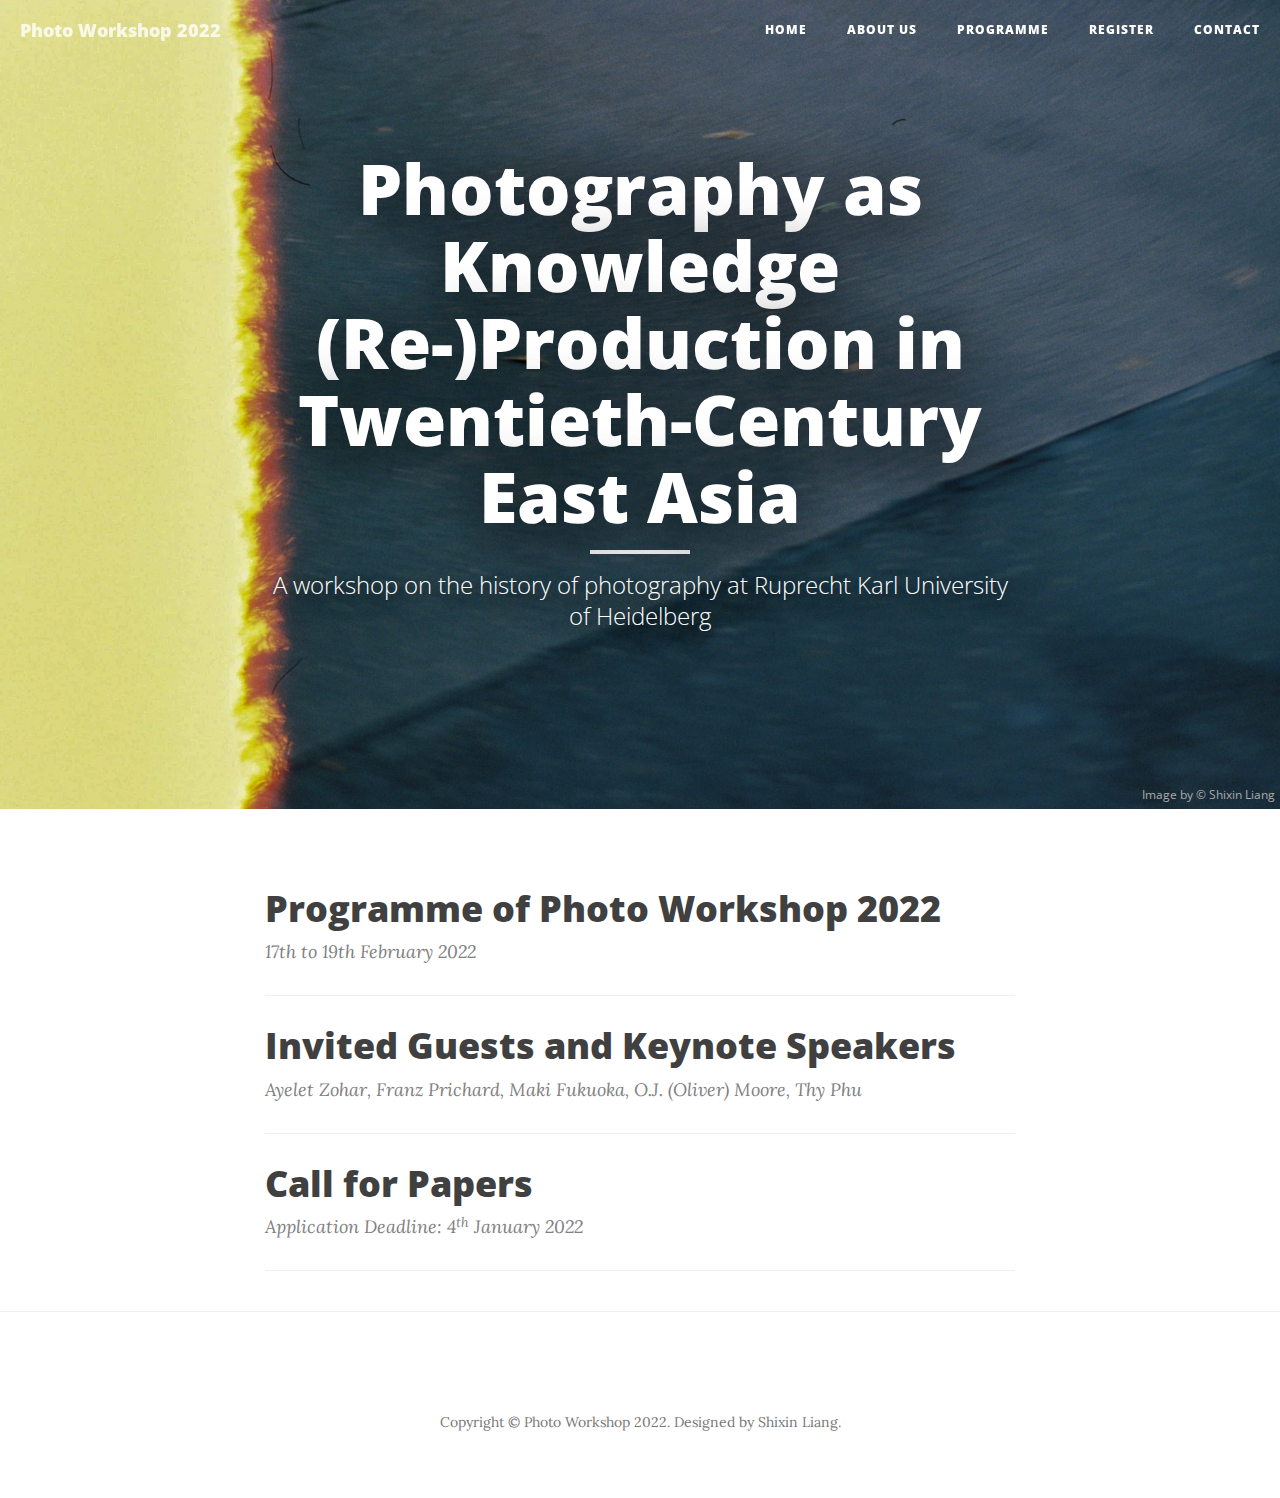
<file: index.html>
<!DOCTYPE html>
<html lang="en">

<head>

    <meta charset="utf-8">
    <meta http-equiv="X-UA-Compatible" content="IE=edge">
    <meta name="viewport" content="width=device-width, initial-scale=1">
    <meta name="description" content="">
    <meta name="author" content="">
    <link rel="icon" type="image/png" sizes="32x32" href="favicon-32x32.png">
    <link rel="icon" type="image/png" sizes="16x16" href="favicon-16x16.png">

    <meta name="og:title" content="Photo Workshop 2022"/>
    <meta name="og:description" content="A workshop on the history of photography at Ruprecht Karl University of Heidelberg"/>
    <meta name="og:image" content="https://photoworkshop2022.com/img/og.png"/>

    <meta name="twitter:card" content="summary_large_image"/>
    <meta name="twitter:image" content="https://photoworkshop2022.com/img/og.png"/>

    <title>Photo Workshop 2022</title>

    <!-- Bootstrap Core CSS -->
    <link href="css/bootstrap.min.css" rel="stylesheet">

    <!-- Custom CSS -->
    <link href="css/clean-blog.css" rel="stylesheet">

    <!-- Custom Fonts -->
    <link href="https://maxcdn.bootstrapcdn.com/font-awesome/4.1.0/css/font-awesome.css" rel="stylesheet"
        type="text/css">
    <link href='https://fonts.googleapis.com/css?family=Lora:400,700,400italic,700italic' rel='stylesheet'
        type='text/css'>
    <link
        href='https://fonts.googleapis.com/css?family=Open+Sans:300italic,400italic,600italic,700italic,800italic,400,300,600,700,800'
        rel='stylesheet' type='text/css'>

    <!-- HTML5 Shim and Respond.js IE8 support of HTML5 elements and media queries -->
    <!-- WARNING: Respond.js doesn't work if you view the page via file:// -->
    <!--[if lt IE 9]>
        <script src="https://oss.maxcdn.com/libs/html5shiv/3.7.0/html5shiv.js"></script>
        <script src="https://oss.maxcdn.com/libs/respond.js/1.4.2/respond.min.js"></script>
    <![endif]-->

</head>

<body>

    <!-- Navigation -->
    <nav class="navbar navbar-default navbar-custom navbar-fixed-top">
        <div class="container-fluid">
            <!-- Brand and toggle get grouped for better mobile display -->
            <div class="navbar-header page-scroll">
                <button type="button" class="navbar-toggle" data-toggle="collapse"
                    data-target="#bs-example-navbar-collapse-1">
                    <span class="sr-only">Toggle navigation</span>
                    <span class="icon-bar"></span>
                    <span class="icon-bar"></span>
                    <span class="icon-bar"></span>
                </button>
                <a class="navbar-brand" href="https://shixin-liang.github.io/photoworkshop/">Photo Workshop 2022</a>
            </div>

            <!-- Collect the nav links, forms, and other content for toggling -->
            <div class="collapse navbar-collapse" id="bs-example-navbar-collapse-1">
                <ul class="nav navbar-nav navbar-right">
                    <li>
                        <a href="https://shixin-liang.github.io/photoworkshop/">Home</a>
                    </li>
                    <li>
                        <a href="about">About Us</a>
                    </li>
                    <li>
                        <a href="programme">Programme</a>
                    </li>
                    <li>
                        <a href="https://zoom.us/webinar/register/WN_lZv_-gOCTri7ZSqUaKoEng">Register</a>
                    </li>
                    <li>
                        <a href="about">Contact</a>
                    </li>
                </ul>
            </div>
            <!-- /.navbar-collapse -->
        </div>
        <!-- /.container -->
    </nav>

    <!-- Page Header -->
    <!-- Set your background image for this header on the line below. -->
    <header class="intro-header" style="background-image: url('img/home-bg.jpg')">
        <div class="container">
            <div class="row">
                <div class="col-lg-8 col-lg-offset-2 col-md-10 col-md-offset-1">
                    <div class="site-heading">
                        <h1>Photography as Knowledge <br>(Re-)Production in Twentieth-Century East Asia</h1>
                        <hr class="small">
                        <span class="subheading">A workshop on the history of photography at Ruprecht Karl University of
                            Heidelberg</span>
                    </div>
                </div>
            </div>
        </div>
        <div class="copyright">Image by &copy; Shixin Liang</div>
    </header>

    <!-- Main Content -->
    <div class="container">
        <div class="row">
            <div class="col-lg-8 col-lg-offset-2 col-md-10 col-md-offset-1">
                <div class="post-preview">
                    <!--<a href="#">-->
                    <a href="programme">
                        <h2 class="post-title">
                            Programme of Photo Workshop 2022
                        </h2>
                    </a>
                    
                    <p class="post-meta">17th to 19th February 2022</p>
                </div>
                <hr>
                <div class="post-preview">
                    <a href="guests">
                        <h2 class="post-title">
                            Invited Guests and Keynote Speakers
                        </h2>
                    </a>
                    <p class="post-meta">Ayelet Zohar, Franz Prichard, <!--,Gu Zheng--> Maki Fukuoka, O.J. (Oliver) Moore, Thy Phu</p>
                </div>
                <hr>
                <div class="post-preview">
                    <a href="callforpapers">
                        <h2 class="post-title">
                            Call for Papers
                        </h2>
                        <!--<h3 class="post-subtitle">
                            17th to 19th February 2022
                        </h3>-->
                    </a>
                    <p class="post-meta">Application Deadline: 4<sup>th</sup> January 2022</p>
                </div>
                <hr>
            </div>
        </div>
    </div>

    <hr>

    <!-- Footer -->
    <footer>
        <p class="copyright text-muted">Copyright &copy; Photo Workshop 2022. Designed by Shixin Liang.</p>
    </footer>

    <!-- jQuery -->
    <script src="js/jquery.js"></script>

    <!-- Bootstrap Core JavaScript -->
    <script src="js/bootstrap.min.js"></script>

    <!-- Custom Theme JavaScript -->
    <script src="js/clean-blog.min.js"></script>

</body>

</html>
</file>
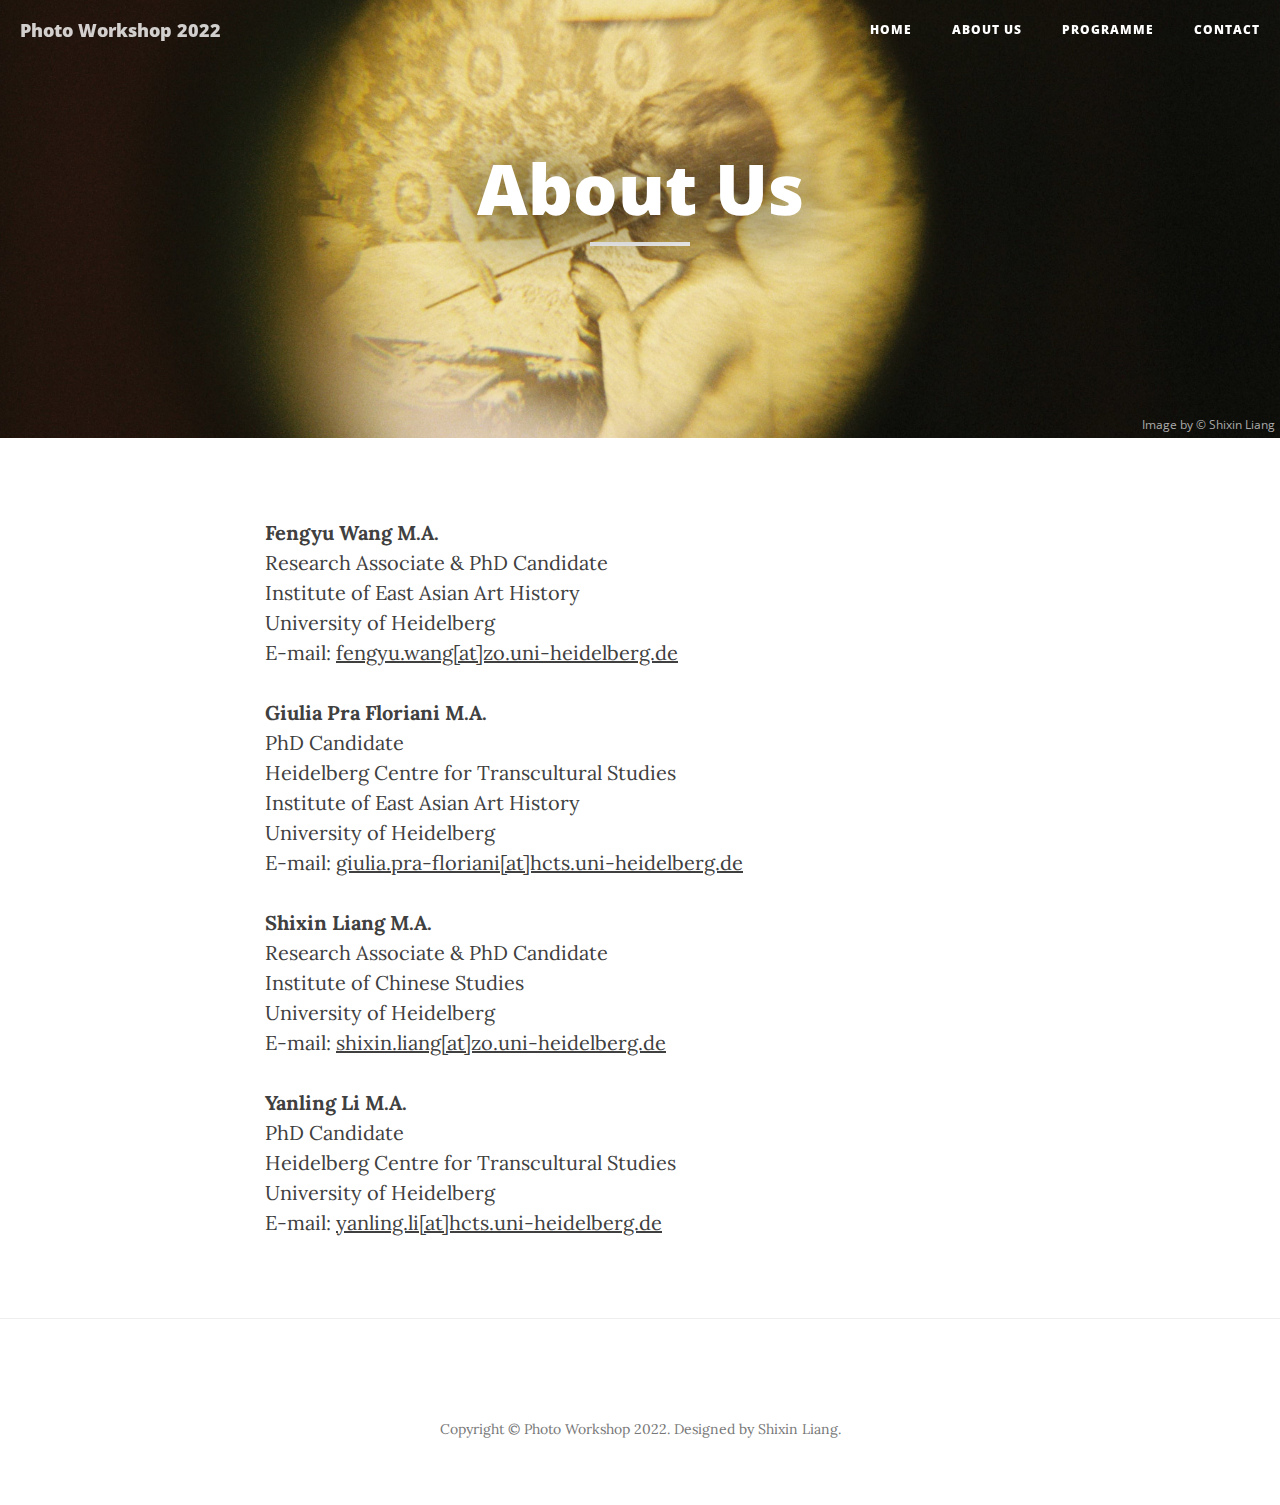
<file: about.html>
<!DOCTYPE html>
<html lang="en">

<head>

    <meta charset="utf-8">
    <meta http-equiv="X-UA-Compatible" content="IE=edge">
    <meta name="viewport" content="width=device-width, initial-scale=1">
    <meta name="description" content="">
    <meta name="author" content="">
    <link rel="icon" type="image/png" sizes="32x32" href="favicon-32x32.png">
    <link rel="icon" type="image/png" sizes="16x16" href="favicon-16x16.png">


    <meta name="og:title" content="Photo Workshop 2022"/>
    <meta name="og:description" content="A workshop on the history of photography at Ruprecht Karl University of Heidelberg"/>
    <meta name="og:image" content="https://photoworkshop2022.com/img/og.png"/>

    <meta name="twitter:card" content="summary_large_image"/>
    <meta name="twitter:image" content="https://photoworkshop2022.com/img/og.png"/>


    <title>Photo Workshop 2022</title>

    <!-- Bootstrap Core CSS -->
    <link href="css/bootstrap.min.css" rel="stylesheet">

    <!-- Custom CSS -->
    <link href="css/clean-blog.css" rel="stylesheet">

    <!-- Custom Fonts -->
    <link href="https://maxcdn.bootstrapcdn.com/font-awesome/4.1.0/css/font-awesome.css" rel="stylesheet"
        type="text/css">
    <link href='https://fonts.googleapis.com/css?family=Lora:400,700,400italic,700italic' rel='stylesheet'
        type='text/css'>
    <link
        href='https://fonts.googleapis.com/css?family=Open+Sans:300italic,400italic,600italic,700italic,800italic,400,300,600,700,800'
        rel='stylesheet' type='text/css'>

    <!-- HTML5 Shim and Respond.js IE8 support of HTML5 elements and media queries -->
    <!-- WARNING: Respond.js doesn't work if you view the page via file:// -->
    <!--[if lt IE 9]>
        <script src="https://oss.maxcdn.com/libs/html5shiv/3.7.0/html5shiv.js"></script>
        <script src="https://oss.maxcdn.com/libs/respond.js/1.4.2/respond.min.js"></script>
    <![endif]-->

</head>

<body>

    <!-- Navigation -->
    <nav class="navbar navbar-default navbar-custom navbar-fixed-top">
        <div class="container-fluid">
            <!-- Brand and toggle get grouped for better mobile display -->
            <div class="navbar-header page-scroll">
                <button type="button" class="navbar-toggle" data-toggle="collapse"
                    data-target="#bs-example-navbar-collapse-1">
                    <span class="sr-only">Toggle navigation</span>
                    <span class="icon-bar"></span>
                    <span class="icon-bar"></span>
                    <span class="icon-bar"></span>
                </button>
                <a class="navbar-brand" href="https://shixin-liang.github.io/photoworkshop/">Photo Workshop 2022</a>
            </div>

            <!-- Collect the nav links, forms, and other content for toggling -->
            <div class="collapse navbar-collapse" id="bs-example-navbar-collapse-1">
                <ul class="nav navbar-nav navbar-right">
                    <li>
                        <a href="https://shixin-liang.github.io/photoworkshop/">Home</a>
                    </li>
                    <li>
                        <a href="about">About Us</a>
                    </li>
                    <li>
                        <a href="programme">Programme</a>
                    </li>
                    <li>
                        <a href="mailto:photo.workshop2022@gmail.com">Contact</a>
                    </li>
                </ul>
            </div>
            <!-- /.navbar-collapse -->
        </div>
        <!-- /.container -->
    </nav>

    <!-- Page Header -->
    <!-- Set your background image for this header on the line below. -->
    <header class="intro-header" style="background-image: url('img/about-bg.jpg')">
        <div class="container">
            <div class="row">
                <div class="col-lg-8 col-lg-offset-2 col-md-10 col-md-offset-1">
                    <div class="page-heading">
                        <h1>About Us</h1>
                        <hr class="small">
                    </div>
                </div>
            </div>
        </div>
        <div class="copyright">Image by &copy; Shixin Liang</div>
    </header>

    <!-- Main Content -->
    <div class="container">
        <div class="row">
            <div class="col-lg-8 col-lg-offset-2 col-md-10 col-md-offset-1">
                <p>
                    <b>Fengyu Wang M.A.</b><br>
                    Research Associate & PhD Candidate<br>
                    Institute of East Asian Art History<br>
                    University of Heidelberg<br>
                    E-mail: <u>fengyu.wang[at]zo.uni-heidelberg.de</u><br>
                </p>
                <p>
                    <b>Giulia Pra Floriani M.A.</b><br>
                    PhD Candidate<br>
                    Heidelberg Centre for Transcultural Studies<br>
                    Institute of East Asian Art History<br>
                    University of Heidelberg<br>
                    E-mail: <u>giulia.pra-floriani[at]hcts.uni-heidelberg.de</u><br>
                </p>
                <p>
                    <b>Shixin Liang M.A.</b><br>
                    Research Associate & PhD Candidate<br>
                    Institute of Chinese Studies<br>
                    University of Heidelberg<br>
                    E-mail: <u>shixin.liang[at]zo.uni-heidelberg.de</u><br>
                </p>
                <p>
                    <b>Yanling Li M.A.</b><br>
                    PhD Candidate<br>
                    Heidelberg Centre for Transcultural Studies<br>
                    University of Heidelberg<br>
                    E-mail: <u>yanling.li[at]hcts.uni-heidelberg.de</u><br><br>
                </p>
                </p>
                <!-- <p>
                    <a href="mailto:photo.workshop2022@gmail.com">photo.workshop2022@gmail.com</a>
                </p>
                -->
            </div>
        </div>
    </div>

    <hr>

    <!-- Footer -->
    <footer>

        <p class="copyright text-muted">Copyright &copy; Photo Workshop 2022. Designed by Shixin Liang.</p>

    </footer>

    <!-- jQuery -->
    <script src="js/jquery.js"></script>

    <!-- Bootstrap Core JavaScript -->
    <script src="js/bootstrap.min.js"></script>

    <!-- Custom Theme JavaScript -->
    <script src="js/clean-blog.min.js"></script>

</body>

</html>
</file>
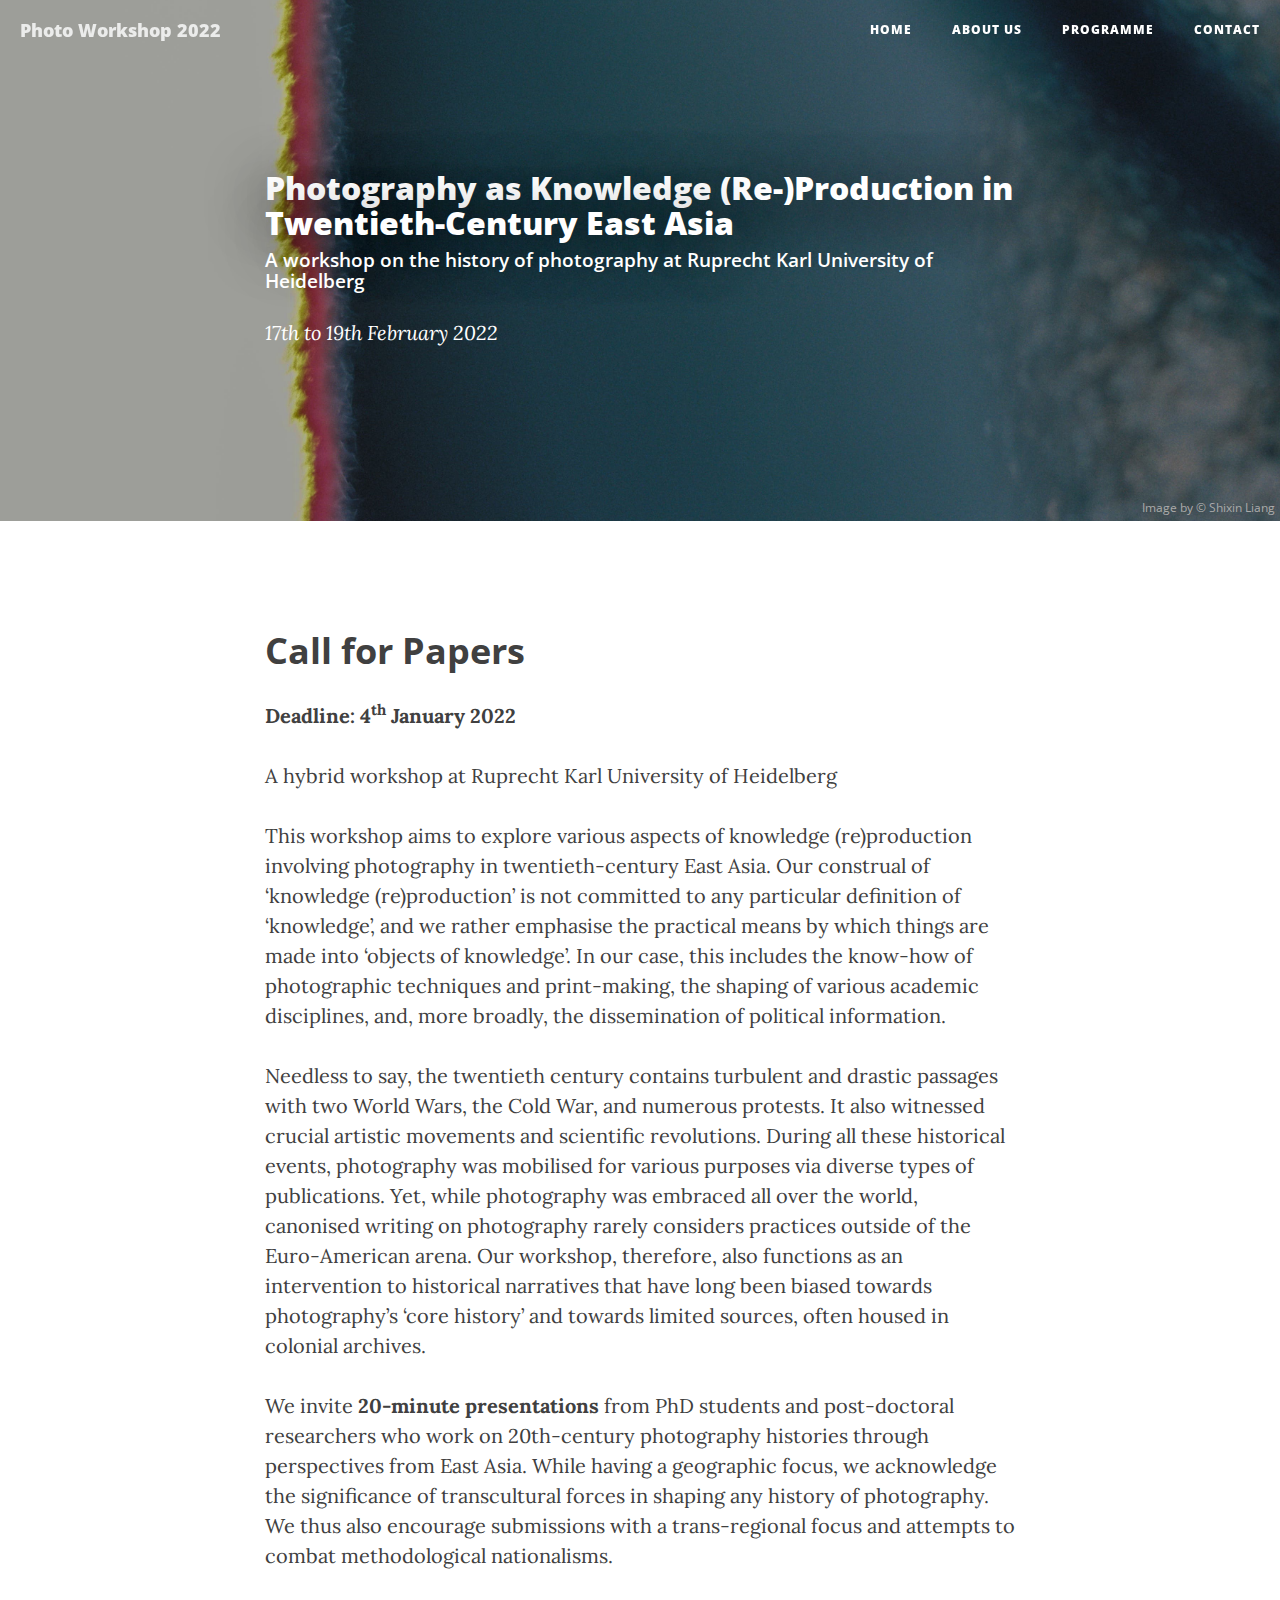
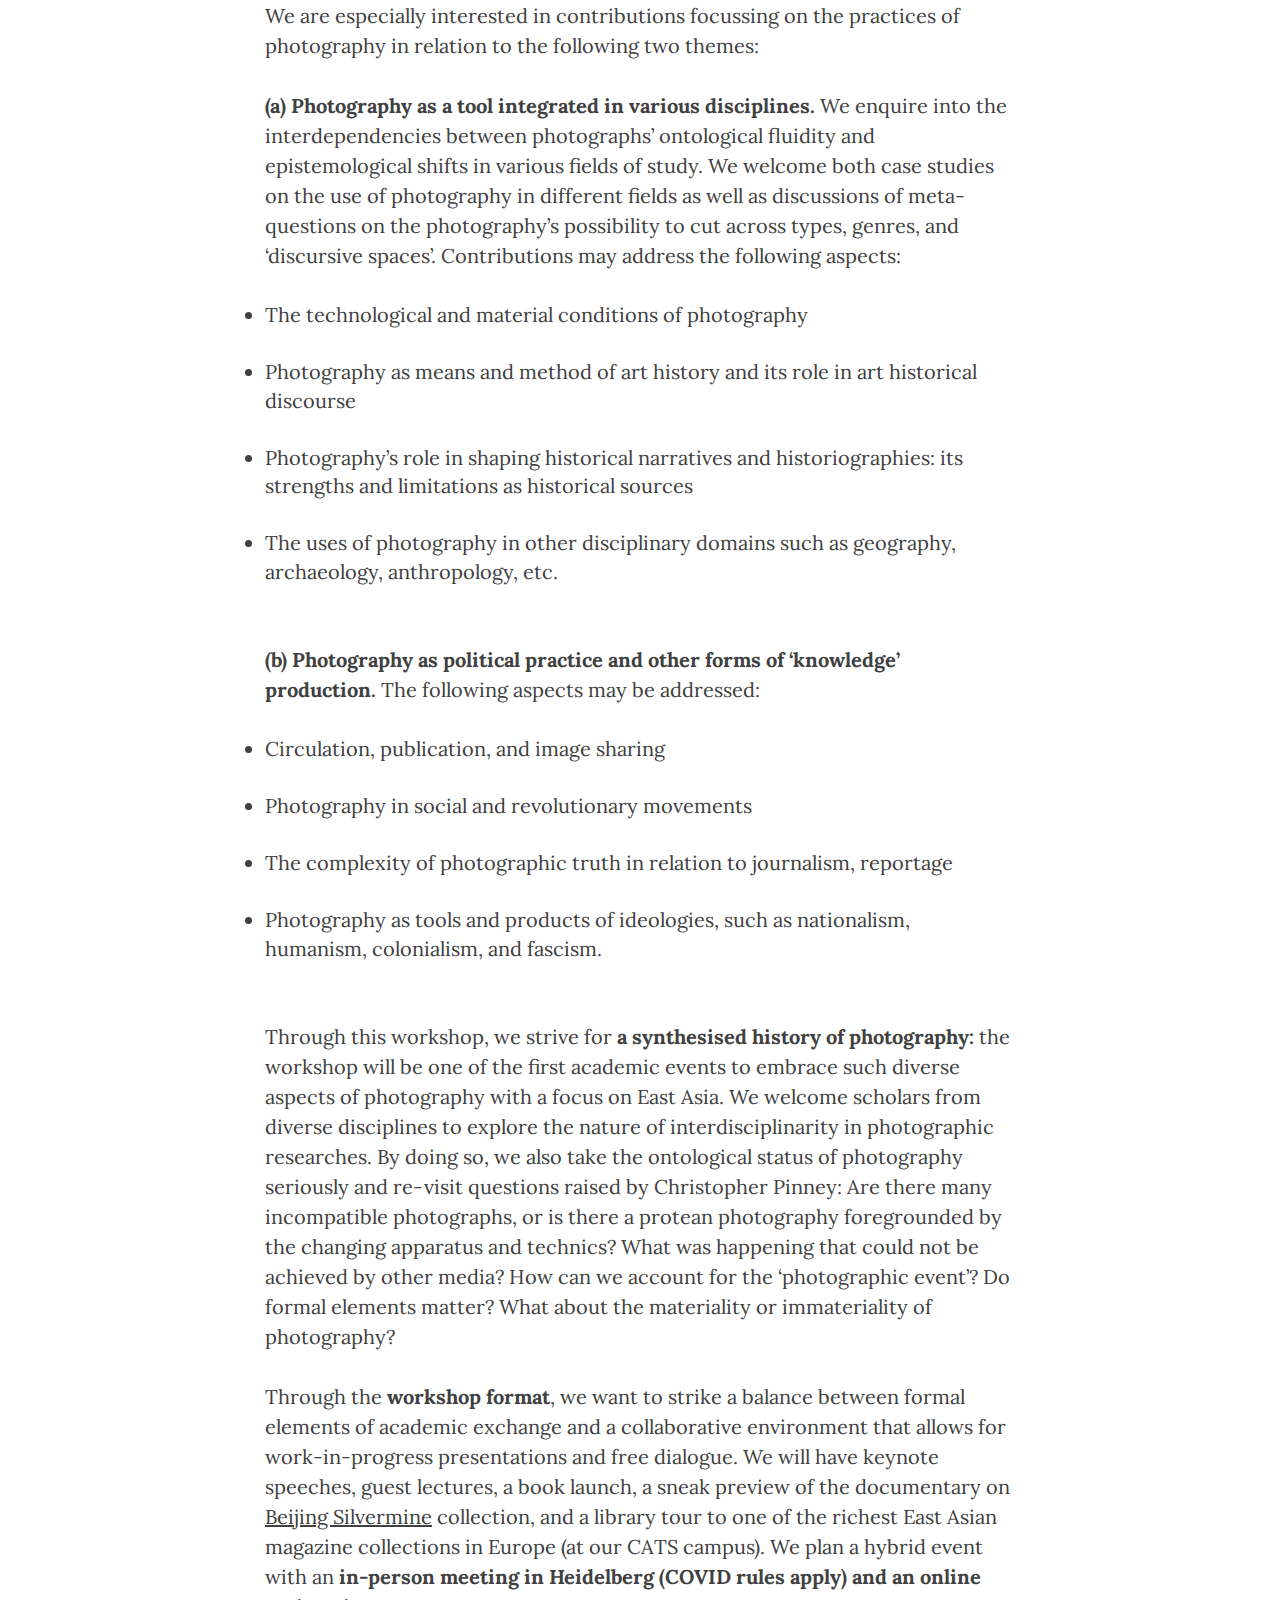
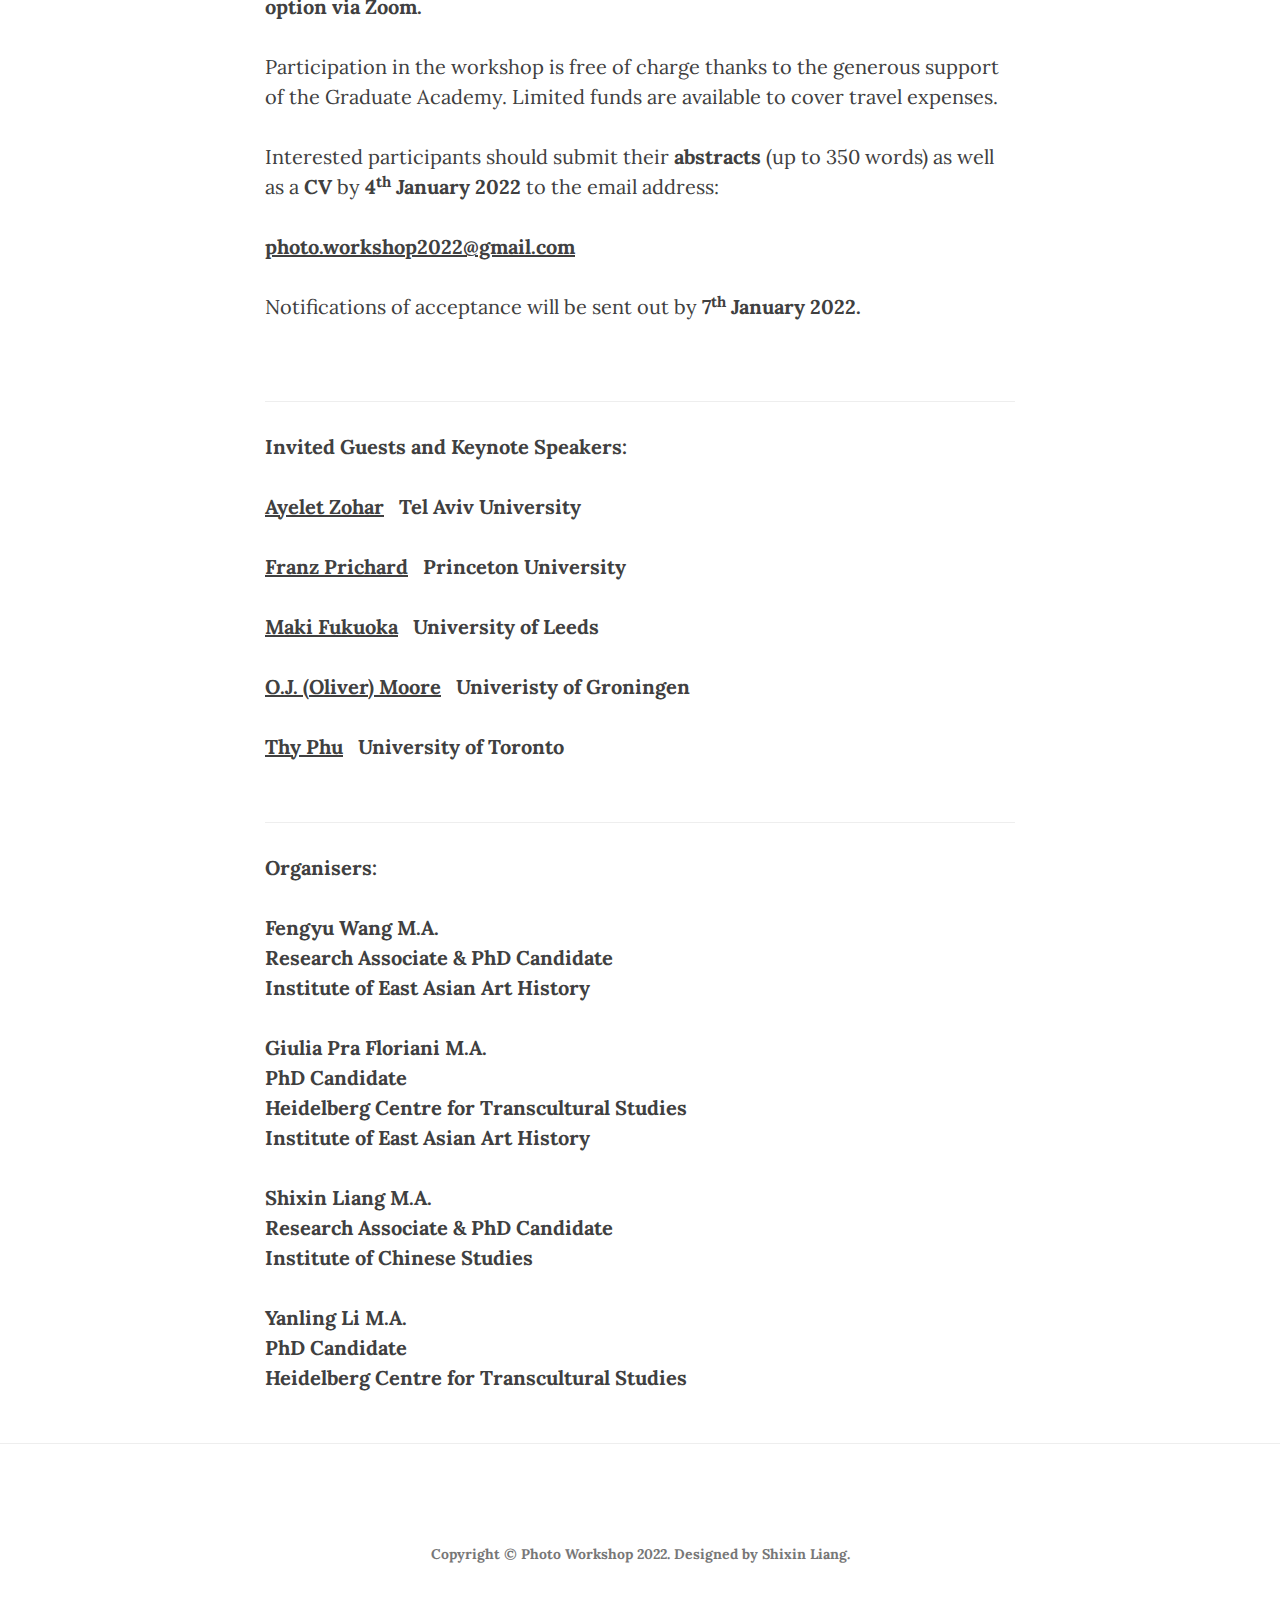
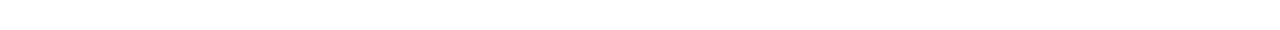
<file: callforpapers.html>
<!DOCTYPE html>
<html lang="en">

<head>

    <meta charset="utf-8">
    <meta http-equiv="X-UA-Compatible" content="IE=edge">
    <meta name="viewport" content="width=device-width, initial-scale=1">
    <meta name="description" content="">
    <meta name="author" content="">
    <link rel="icon" type="image/png" sizes="32x32" href="favicon-32x32.png">
    <link rel="icon" type="image/png" sizes="16x16" href="favicon-16x16.png">


    <meta name="og:title" content="Photo Workshop 2022"/>
    <meta name="og:description" content="A workshop on the history of photography at Ruprecht Karl University of Heidelberg"/>
    <meta name="og:image" content="https://photoworkshop2022.com/img/og.png"/>


    <meta name="twitter:card" content="summary_large_image"/>
    <meta name="twitter:image" content="https://photoworkshop2022.com/img/og.png"/>

    <title>Photo Workshop 2022</title>

    <!-- Bootstrap Core CSS -->
    <link href="css/bootstrap.min.css" rel="stylesheet">

    <!-- Custom CSS -->
    <link href="css/clean-blog.css" rel="stylesheet">

    <!-- Custom Fonts -->
    <link href="https://maxcdn.bootstrapcdn.com/font-awesome/4.1.0/css/font-awesome.css" rel="stylesheet"
        type="text/css">
    <link href='https://fonts.googleapis.com/css?family=Lora:400,700,400italic,700italic' rel='stylesheet'
        type='text/css'>
    <link
        href='https://fonts.googleapis.com/css?family=Open+Sans:300italic,400italic,600italic,700italic,800italic,400,300,600,700,800'
        rel='stylesheet' type='text/css'>

    <!-- HTML5 Shim and Respond.js IE8 support of HTML5 elements and media queries -->
    <!-- WARNING: Respond.js doesn't work if you view the page via file:// -->
    <!--[if lt IE 9]>
        <script src="https://oss.maxcdn.com/libs/html5shiv/3.7.0/html5shiv.js"></script>
        <script src="https://oss.maxcdn.com/libs/respond.js/1.4.2/respond.min.js"></script>
    <![endif]-->

</head>

<body>

    <!-- Navigation -->
    <nav class="navbar navbar-default navbar-custom navbar-fixed-top">
        <div class="container-fluid">
            <!-- Brand and toggle get grouped for better mobile display -->
            <div class="navbar-header page-scroll">
                <button type="button" class="navbar-toggle" data-toggle="collapse"
                    data-target="#bs-example-navbar-collapse-1">
                    <span class="sr-only">Toggle navigation</span>
                    <span class="icon-bar"></span>
                    <span class="icon-bar"></span>
                    <span class="icon-bar"></span>
                </button>
                <a class="navbar-brand" href="https://shixin-liang.github.io/photoworkshop/">Photo Workshop 2022</a>
            </div>

            <!-- Collect the nav links, forms, and other content for toggling -->
            <div class="collapse navbar-collapse" id="bs-example-navbar-collapse-1">
                <ul class="nav navbar-nav navbar-right">
                    <li>
                        <a href="https://shixin-liang.github.io/photoworkshop/">Home</a>
                    </li>
                    <li>
                        <a href="about">About Us</a>
                    </li>
                    <li>
                        <a href="programme">Programme</a>
                    </li>
                    <li>
                        <a href="mailto:photo.workshop2022@gmail.com">Contact</a>
                    </li>
                </ul>
            </div>
            <!-- /.navbar-collapse -->
        </div>
        <!-- /.container -->
    </nav>

    <!-- Page Header -->
    <!-- Set your background image for this header on the line below. -->
    <header class="intro-header" style="background-image: url('img/post-bg.jpg')">
        <div class="container">
            <div class="row">
                <div class="col-lg-8 col-lg-offset-2 col-md-10 col-md-offset-1">
                    <div class="post-heading">
                        <h1>Photography as Knowledge (Re-)Production in Twentieth-Century East Asia</h1>
                        <h2 class="subheading">A workshop on the history of photography at Ruprecht Karl University
                            of
                            Heidelberg</h2>
                        <span class="meta">17th to 19th February 2022</span>
                    </div>
                </div>
            </div>
        </div>
        <div class="copyright">Image by &copy; Shixin Liang</div>
    </header>

    <!-- Post Content -->
    <article>
        <div class="container">
            <div class="row">
                <div class="col-lg-8 col-lg-offset-2 col-md-10 col-md-offset-1">
                    <h1 class="section-heading">Call for Papers</h1>

                    <p><b>Deadline: 4<sup>th</sup> January 2022</b></p>

                    <p>A hybrid workshop at Ruprecht Karl University of Heidelberg</p>

                    <p>This workshop aims to explore various aspects of knowledge (re)production involving photography
                        in twentieth-century
                        East Asia. Our construal of ‘knowledge (re)production’ is not committed to any particular
                        definition of ‘knowledge’, and
                        we rather emphasise the practical means by which things are made into ‘objects of knowledge’. In
                        our case, this includes
                        the know-how of photographic techniques and print-making, the shaping of various academic
                        disciplines, and, more
                        broadly, the dissemination of political information.</p>

                    <p>Needless to say, the twentieth century contains turbulent and drastic passages with two World
                        Wars, the Cold War, and
                        numerous protests. It also witnessed crucial artistic movements and scientific revolutions.
                        During all these historical
                        events, photography was mobilised for various purposes via diverse types of publications. Yet,
                        while photography was
                        embraced all over the world, canonised writing on photography rarely considers practices outside
                        of the Euro-American
                        arena. Our workshop, therefore, also functions as an intervention to historical narratives that
                        have long been biased
                        towards photography’s ‘core history’ and towards limited sources, often housed in colonial
                        archives.</p>

                    <p>We invite <b>20-minute presentations</b> from PhD students and post-doctoral researchers who
                        work on 20th-century photography
                        histories through perspectives from East Asia. While having a geographic focus, we acknowledge
                        the significance of
                        transcultural forces in shaping any history of photography. We thus also encourage submissions
                        with a trans-regional
                        focus and attempts to combat methodological nationalisms.</p>

                    <p>We are especially interested in contributions focussing on the practices of photography in
                        relation to the following two
                        themes:</p>

                    <p><b>(a) Photography as a tool integrated in various disciplines.</b> We enquire into the
                        interdependencies between photographs’
                        ontological fluidity and epistemological shifts in various fields of study. We welcome both case
                        studies on the use of
                        photography in different fields as well as discussions of meta-questions on the photography’s
                        possibility to cut across
                        types, genres, and ‘discursive spaces’. Contributions may address the following aspects:</p>

                    <p>
                        <li>The technological and material conditions of photography</li><br>

                        <li>Photography as means and method of art history and its role in art historical discourse</li>
                        <br>

                        <li>Photography’s role in shaping historical narratives and historiographies: its strengths and
                            limitations as historical
                            sources</li><br>

                        <li>The uses of photography in other disciplinary domains such as geography, archaeology,
                            anthropology, etc.</li><br>
                    </p>


                    <p><b>(b) Photography as political practice and other forms of ‘knowledge’ production.</b> The
                        following aspects may be addressed:<br>

                        <li>Circulation, publication, and image sharing</li><br>
                        <li>Photography in social and revolutionary movements</li><br>
                        <li>The complexity of photographic truth in relation to journalism, reportage</li><br>
                        <li>Photography as tools and products of ideologies, such as nationalism, humanism, colonialism,
                            and fascism.</li><br>
                    </p>

                    <p>Through this workshop, we strive for <b>a synthesised history of photography:</b> the workshop
                        will be one of the first
                        academic events to embrace such diverse aspects of photography with a focus on East Asia. We
                        welcome scholars from
                        diverse disciplines to explore the nature of interdisciplinarity in photographic researches. By
                        doing so, we also take
                        the ontological status of photography seriously and re-visit questions raised by Christopher
                        Pinney: Are there many
                        incompatible photographs, or is there a protean photography foregrounded by the changing
                        apparatus and technics? What
                        was happening that could not be achieved by other media? How can we account for the
                        ‘photographic event’? Do formal
                        elements matter? What about the materiality or immateriality of photography?</p>

                    <p>Through the <b>workshop format</b>, we want to strike a balance between formal elements of academic exchange and a collaborative environment that allows for
                    work-in-progress presentations and free dialogue. We will have keynote speeches, guest lectures, a book launch, a sneak
                    preview of the documentary on <a href="https://www.beijingsilvermine.com/">Beijing Silvermine</a> collection, and a library tour to one of the richest East Asian
                    magazine collections in Europe (at our CATS campus). We plan a hybrid event with an <b>in-person meeting in Heidelberg (COVID rules apply) and an online option via Zoom.</b></p>

                    <p>Participation in the workshop is free of charge thanks to the generous support of the Graduate Academy. Limited funds
                    are available to cover travel expenses.</p>

                    <p>Interested participants should submit their <b>abstracts</b> (up to 350 words) as well as a <b>CV</b> by <b>4<sup>th</sup> January 2022</b> to the email
                    address:</p>

                    <p><a href="mailto:photo.workshop2022@gmail.com"> <b>photo.workshop2022@gmail.com</b></a></p>

                    <p>
                        Notifications of acceptance will be sent out by <b>7<sup>th</sup> January 2022.</p><br>
                    <hr>
                    <p><b>Invited Guests and Keynote Speakers:</b></p>
                    <p>
                        <a href="https://english.tau.ac.il/profile/azohar"><b>Ayelet Zohar</b></a> &nbsp; Tel Aviv
                        University<br><br>
                        <a href="https://eas.princeton.edu/people/franz-prichard"><b>Franz Prichard</b></a> &nbsp;
                        Princeton
                        University<br><br>
                        <!-- <a href="https://www.harvard-yenching.org/person/gu-zheng/"><b>Gu Zheng [顾铮]</b></a> &nbsp;
                        Fudan Univeristy<br><br> -->
                        <a href="https://ahc.leeds.ac.uk/fine-art/staff/273/dr-maki-fukuoka"><b>Maki Fukuoka</b></a>
                        &nbsp;
                        University of Leeds<br><br>
                        <a href="https://www.rug.nl/staff/o.j.moore/?lang=en"><b>O.J. (Oliver) Moore</b></a> &nbsp;
                        Univeristy of Groningen<br><br>
                        <a href="https://ischool.utoronto.ca/profile/thy-phu/"><b>Thy Phu</b></a> &nbsp; University of
                        Toronto<br><br>
                    </p>
                    <hr>
                    <p><b>Organisers:</b></p>
                    <p><b>Fengyu Wang M.A.</b><br>
                        Research Associate & PhD Candidate<br>
                        Institute of East Asian Art History<br><br>
                        <b>Giulia Pra Floriani M.A.</b><br>
                        PhD Candidate<br>
                        Heidelberg Centre for Transcultural Studies<br>
                        Institute of East Asian Art History<br><br>
                        <b>Shixin Liang M.A.</b><br>
                        Research Associate & PhD Candidate<br>
                        Institute of Chinese Studies<br><br>
                        <b>Yanling Li M.A.</b><br>
                        PhD Candidate<br>
                        Heidelberg Centre for Transcultural Studies<br>
                    </p>
                </div>
            </div>
        </div>
    </article>

    <hr>

    <!-- Footer -->
    <footer>
        <p class="copyright text-muted">Copyright &copy; Photo Workshop 2022. Designed by Shixin Liang.</p>
    </footer>

    <!-- jQuery -->
    <script src="js/jquery.js"></script>

    <!-- Bootstrap Core JavaScript -->
    <script src="js/bootstrap.min.js"></script>

    <!-- Custom Theme JavaScript -->
    <script src="js/clean-blog.min.js"></script>

</body>

</html>
</file>
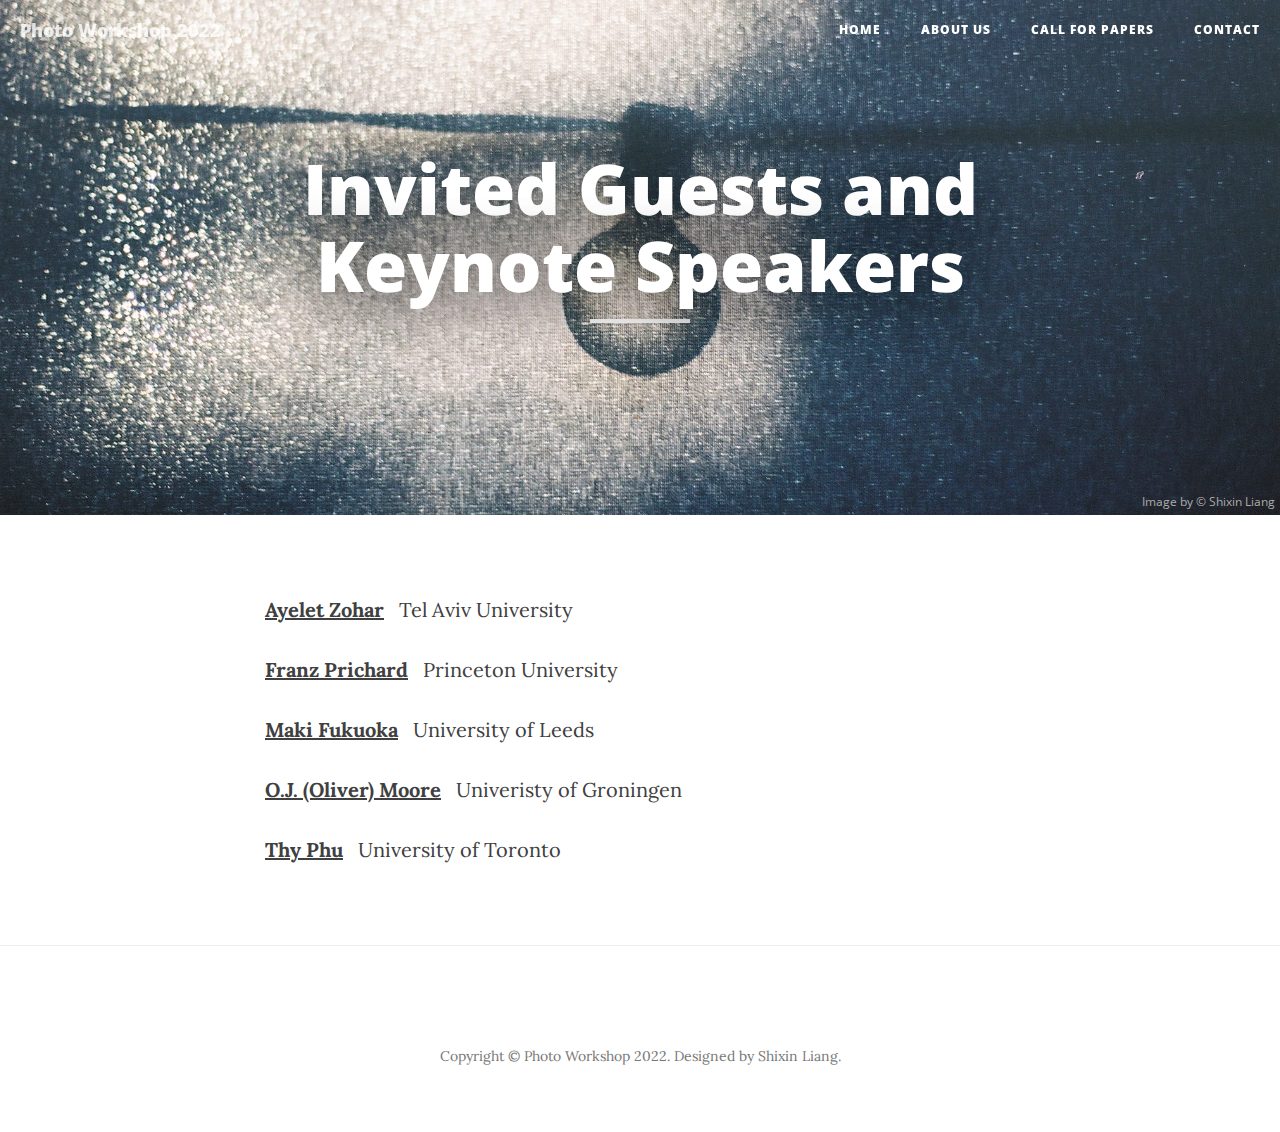
<file: guests.html>
<!DOCTYPE html>
<html lang="en">

<head>

    <meta charset="utf-8">
    <meta http-equiv="X-UA-Compatible" content="IE=edge">
    <meta name="viewport" content="width=device-width, initial-scale=1">
    <meta name="description" content="">
    <meta name="author" content="">
    <link rel="icon" type="image/png" sizes="32x32" href="favicon-32x32.png">
    <link rel="icon" type="image/png" sizes="16x16" href="favicon-16x16.png">


    <meta name="og:title" content="Photo Workshop 2022"/>
    <meta name="og:description" content="A workshop on the history of photography at Ruprecht Karl University of Heidelberg"/>
    <meta name="og:image" content="https://photoworkshop2022.com/img/og.png"/>

    <meta name="twitter:card" content="summary_large_image"/>
    <meta name="twitter:image" content="https://photoworkshop2022.com/img/og.png"/>


    <title>Photo Workshop 2022</title>

    <!-- Bootstrap Core CSS -->
    <link href="css/bootstrap.min.css" rel="stylesheet">

    <!-- Custom CSS -->
    <link href="css/clean-blog.css" rel="stylesheet">

    <!-- Custom Fonts -->
    <link href="https://maxcdn.bootstrapcdn.com/font-awesome/4.1.0/css/font-awesome.css" rel="stylesheet"
        type="text/css">
    <link href='https://fonts.googleapis.com/css?family=Lora:400,700,400italic,700italic' rel='stylesheet'
        type='text/css'>
    <link
        href='https://fonts.googleapis.com/css?family=Open+Sans:300italic,400italic,600italic,700italic,800italic,400,300,600,700,800'
        rel='stylesheet' type='text/css'>

    <!-- HTML5 Shim and Respond.js IE8 support of HTML5 elements and media queries -->
    <!-- WARNING: Respond.js doesn't work if you view the page via file:// -->
    <!--[if lt IE 9]>
        <script src="https://oss.maxcdn.com/libs/html5shiv/3.7.0/html5shiv.js"></script>
        <script src="https://oss.maxcdn.com/libs/respond.js/1.4.2/respond.min.js"></script>
    <![endif]-->

</head>

<body>

    <!-- Navigation -->
    <nav class="navbar navbar-default navbar-custom navbar-fixed-top">
        <div class="container-fluid">
            <!-- Brand and toggle get grouped for better mobile display -->
            <div class="navbar-header page-scroll">
                <button type="button" class="navbar-toggle" data-toggle="collapse"
                    data-target="#bs-example-navbar-collapse-1">
                    <span class="sr-only">Toggle navigation</span>
                    <span class="icon-bar"></span>
                    <span class="icon-bar"></span>
                    <span class="icon-bar"></span>
                </button>
                <a class="navbar-brand" href="https://shixin-liang.github.io/photoworkshop/">Photo Workshop 2022</a>
            </div>

            <!-- Collect the nav links, forms, and other content for toggling -->
            <div class="collapse navbar-collapse" id="bs-example-navbar-collapse-1">
                <ul class="nav navbar-nav navbar-right">
                    <li>
                        <a href="https://shixin-liang.github.io/photoworkshop/">Home</a>
                    </li>
                    <li>
                        <a href="about">About Us</a>
                    </li>
                    <li>
                        <a href="callforpapers">Call for Papers</a>
                    </li>
                    <li>
                        <a href="mailto:photo.workshop2022@gmail.com">Contact</a>
                    </li>
                </ul>
            </div>
            <!-- /.navbar-collapse -->
        </div>
        <!-- /.container -->
    </nav>

    <!-- Page Header -->
    <!-- Set your background image for this header on the line below. -->
    <header class="intro-header" style="background-image: url('img/guest_bg.jpg')">
        <div class="container">
            <div class="row">
                <div class="col-lg-8 col-lg-offset-2 col-md-10 col-md-offset-1">
                    <div class="page-heading">
                        <h1>Invited Guests and Keynote Speakers</h1>
                        <hr class="small">
                    </div>
                </div>
            </div>
        </div>
        <div class="copyright">Image by &copy; Shixin Liang</div>
    </header>

    <!-- Main Content -->
    <div class="container">
        <div class="row">
            <div class="col-lg-8 col-lg-offset-2 col-md-10 col-md-offset-1">
                <p>
                    <a href="https://english.tau.ac.il/profile/azohar"><b>Ayelet Zohar</b></a> &nbsp; Tel Aviv
                    University<br><br>
                    <a href="https://eas.princeton.edu/people/franz-prichard"><b>Franz Prichard</b></a> &nbsp; Princeton
                    University<br><br>
                    <!-- <a href="https://www.harvard-yenching.org/person/gu-zheng/"><b>Gu Zheng [顾铮]</b></a> &nbsp; Fudan
                    Univeristy<br><br> -->
                    <a href="https://ahc.leeds.ac.uk/fine-art/staff/273/dr-maki-fukuoka"><b>Maki Fukuoka</b></a> &nbsp;
                    University of Leeds<br><br>
                    <a href="https://www.rug.nl/staff/o.j.moore/?lang=en"><b>O.J. (Oliver) Moore</b></a> &nbsp;
                    Univeristy of Groningen<br><br>
                    <a href="https://ischool.utoronto.ca/profile/thy-phu/"><b>Thy Phu</b></a> &nbsp; University of
                    Toronto<br><br>

                </p>
            </div>
        </div>
    </div>

    <hr>

    <!-- Footer -->
    <footer>

        <p class="copyright text-muted">Copyright &copy; Photo Workshop 2022. Designed by Shixin Liang.</p>

    </footer>

    <!-- jQuery -->
    <script src="js/jquery.js"></script>

    <!-- Bootstrap Core JavaScript -->
    <script src="js/bootstrap.min.js"></script>

    <!-- Custom Theme JavaScript -->
    <script src="js/clean-blog.min.js"></script>

</body>

</html>
</file>
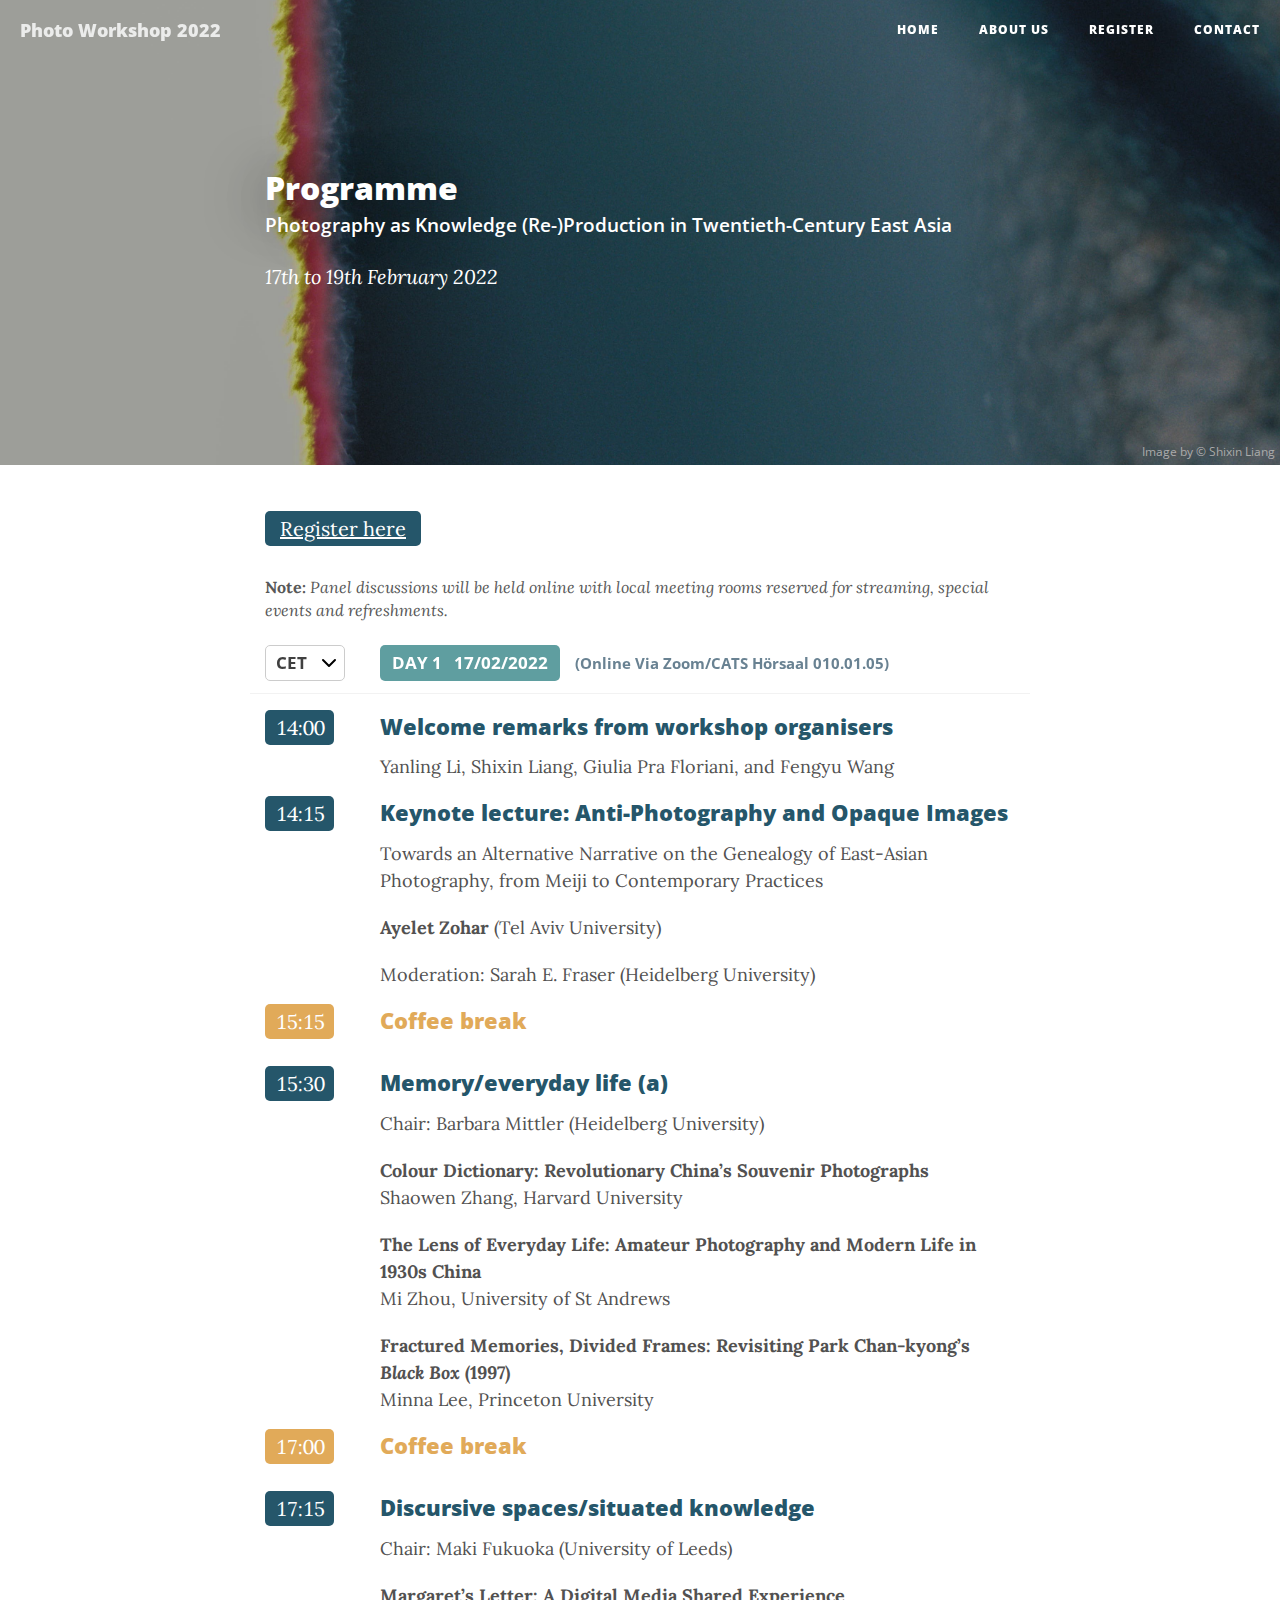
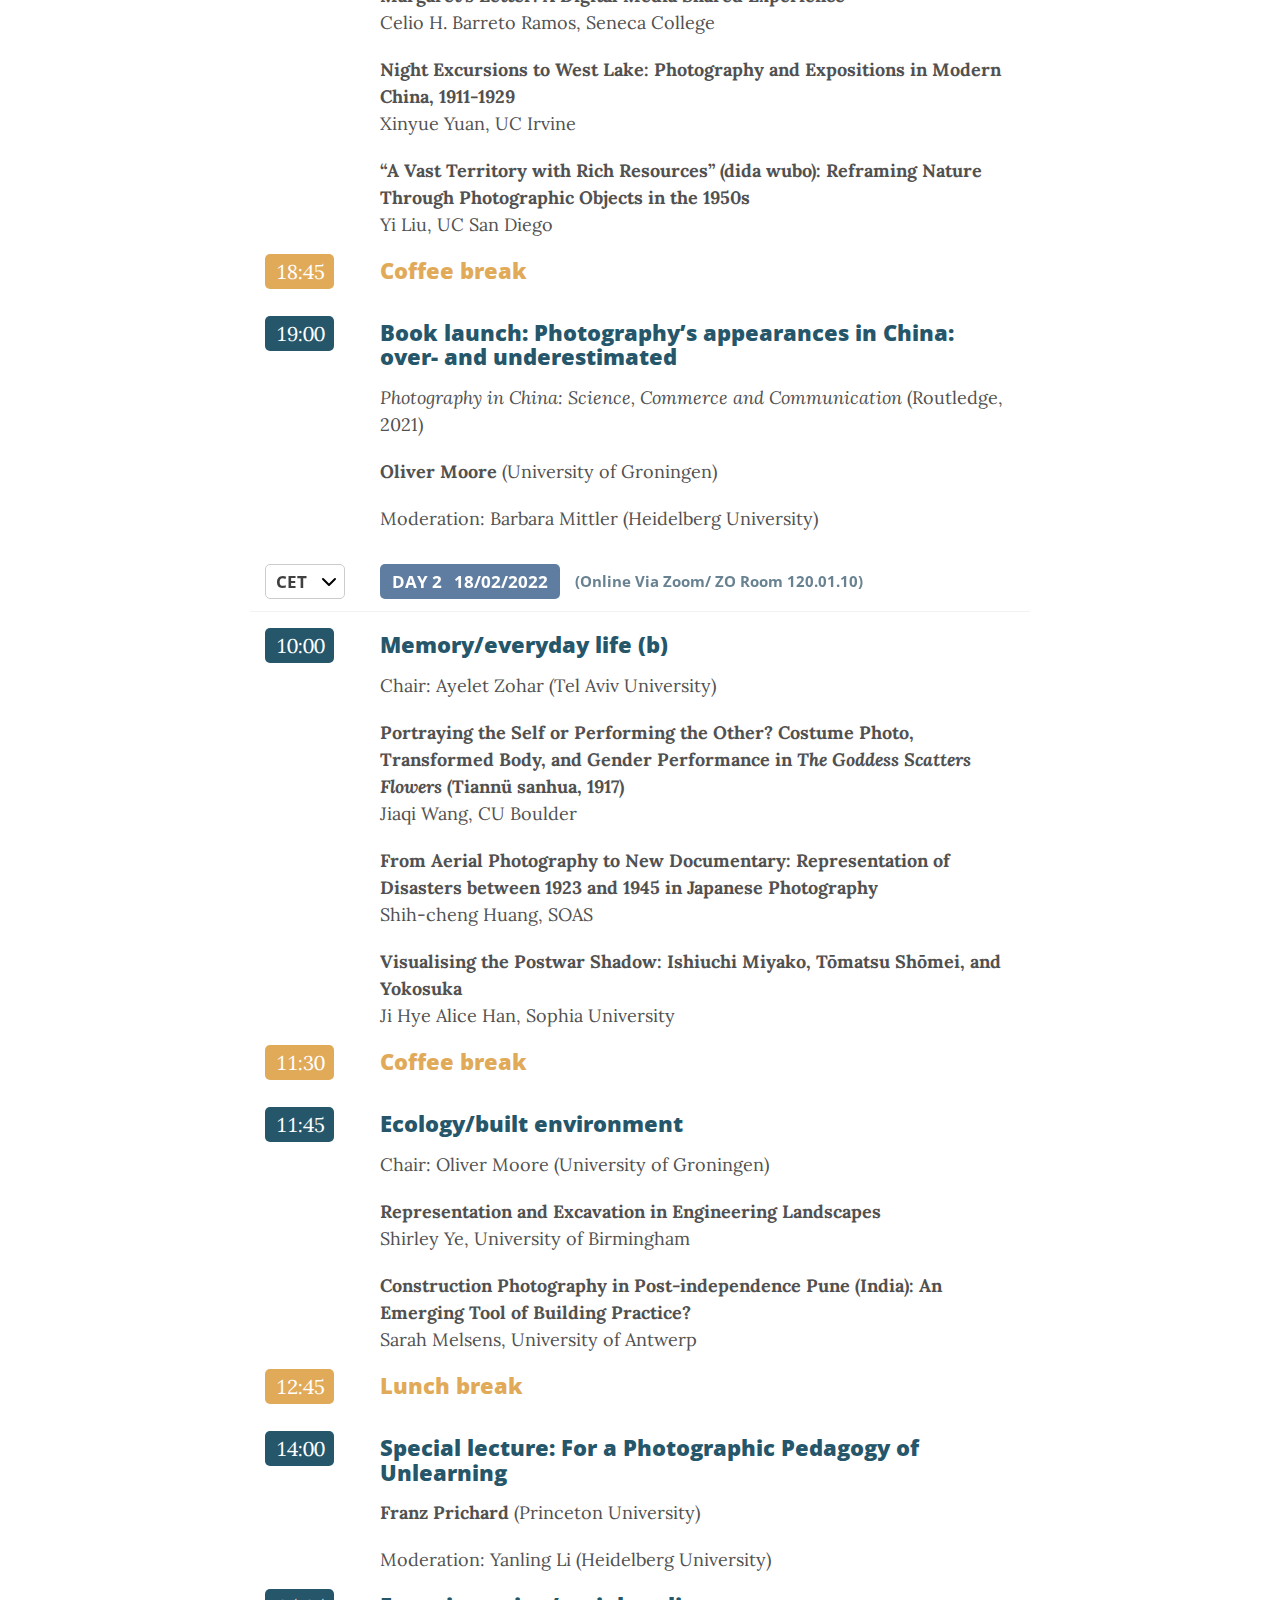
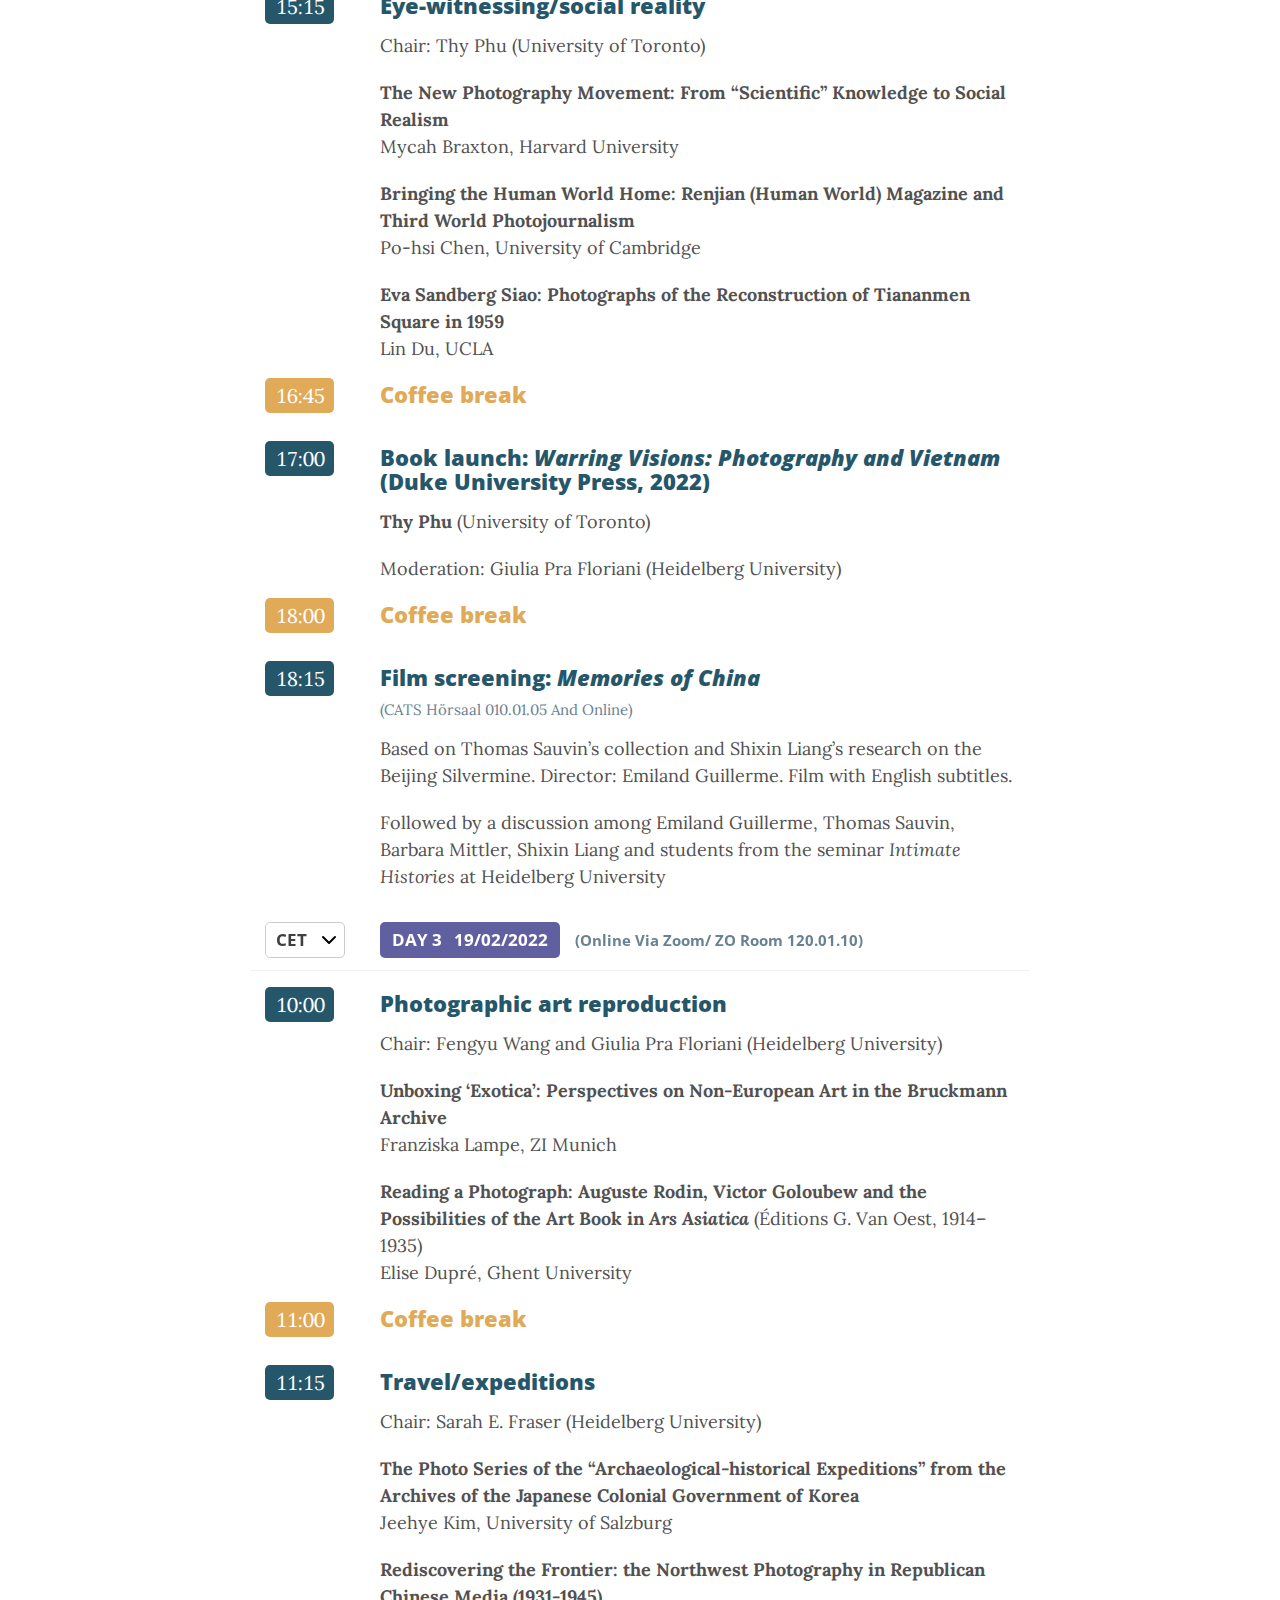
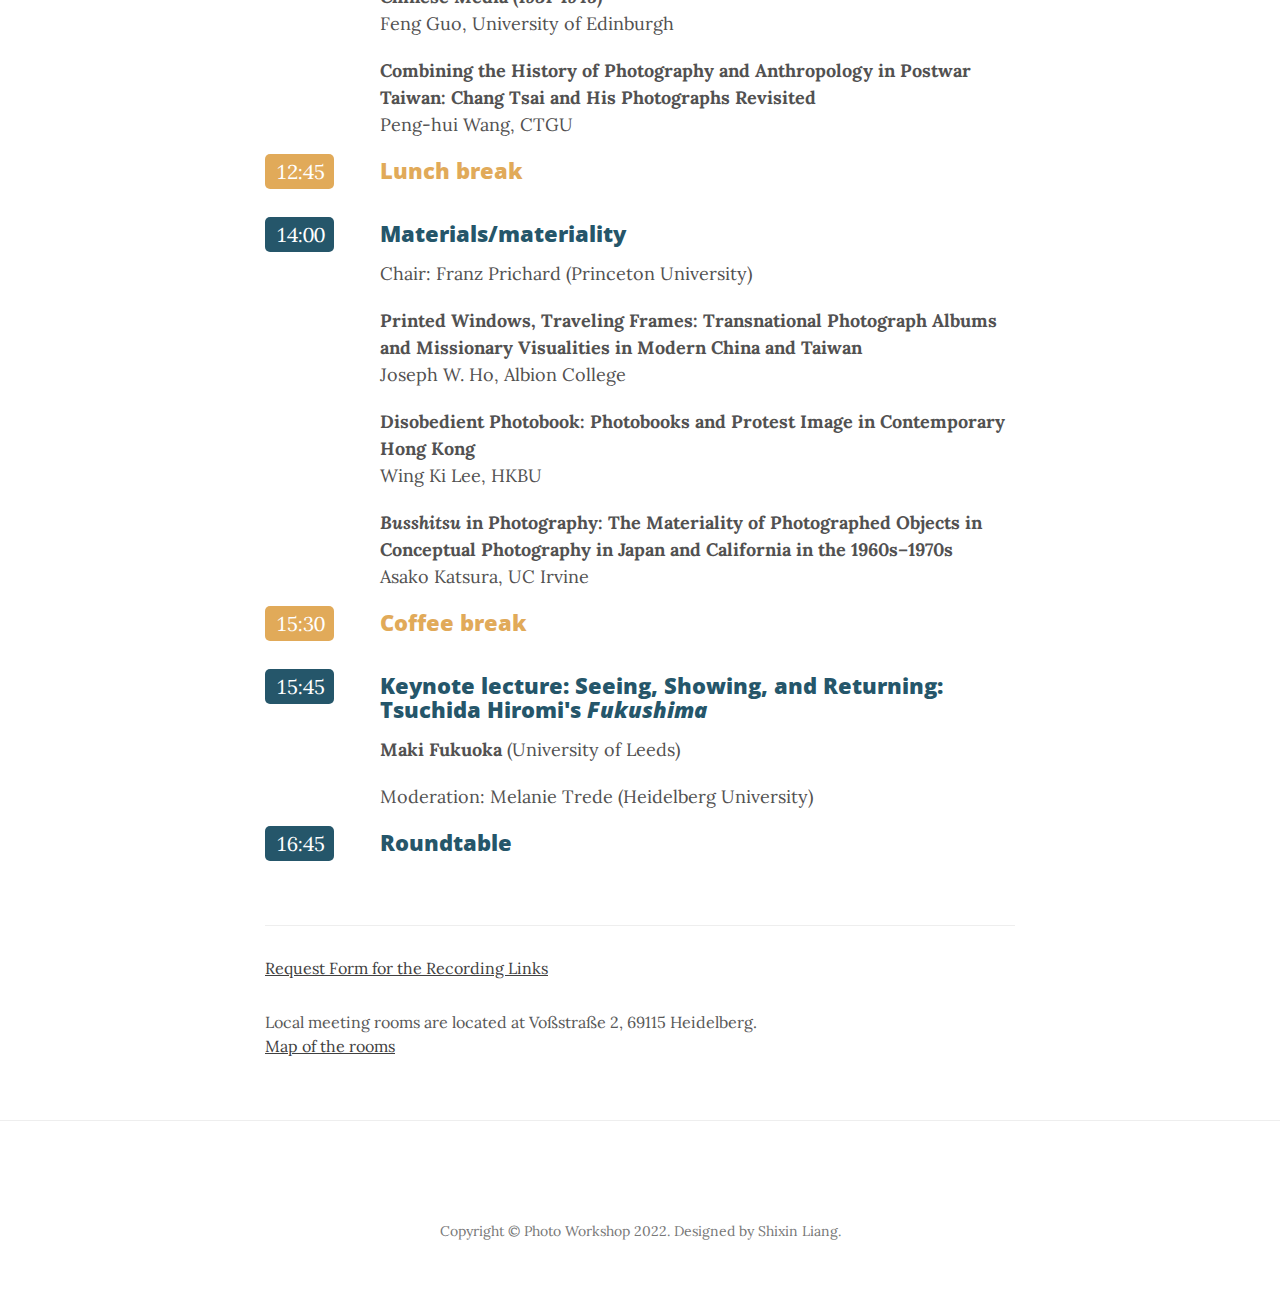
<file: programme.html>
<!DOCTYPE html>
<html lang="en">

<head>

    <meta charset="utf-8">
    <meta http-equiv="X-UA-Compatible" content="IE=edge">
    <meta name="viewport" content="width=device-width, initial-scale=1">
    <meta name="description" content="">
    <meta name="author" content="">
    <link rel="icon" type="image/png" sizes="32x32" href="favicon-32x32.png">
    <link rel="icon" type="image/png" sizes="16x16" href="favicon-16x16.png">

    <meta name="og:title" content="Photo Workshop 2022"/>
    <meta name="og:description" content="A workshop on the history of photography at Ruprecht Karl University of Heidelberg"/>
    <meta name="og:image" content="https://photoworkshop2022.com/img/og.png"/>

    <meta name="twitter:card" content="summary_large_image"/>
    <meta name="twitter:image" content="https://photoworkshop2022.com/img/og.png"/>

    <title>Photo Workshop 2022</title>

    <!-- Bootstrap Core CSS -->
    <link href="css/bootstrap.min.css" rel="stylesheet">

    <!-- Custom CSS -->
    <link href="css/clean-blog.css" rel="stylesheet">

    <!-- Custom Fonts -->
    <link href="https://maxcdn.bootstrapcdn.com/font-awesome/4.1.0/css/font-awesome.css" rel="stylesheet"
        type="text/css">
    <link href='https://fonts.googleapis.com/css?family=Lora:400,700,400italic,700italic' rel='stylesheet'
        type='text/css'>
    <link
        href='https://fonts.googleapis.com/css?family=Open+Sans:300italic,400italic,600italic,700italic,800italic,400,300,600,700,800'
        rel='stylesheet' type='text/css'>

    <!-- HTML5 Shim and Respond.js IE8 support of HTML5 elements and media queries -->
    <!-- WARNING: Respond.js doesn't work if you view the page via file:// -->
    <!--[if lt IE 9]>
        <script src="https://oss.maxcdn.com/libs/html5shiv/3.7.0/html5shiv.js"></script>
        <script src="https://oss.maxcdn.com/libs/respond.js/1.4.2/respond.min.js"></script>
    <![endif]-->

</head>

<body>

    <!-- Navigation -->
    <nav class="navbar navbar-default navbar-custom navbar-fixed-top">
        <div class="container-fluid">
            <!-- Brand and toggle get grouped for better mobile display -->
            <div class="navbar-header page-scroll">
                <button type="button" class="navbar-toggle" data-toggle="collapse"
                    data-target="#bs-example-navbar-collapse-1">
                    <span class="sr-only">Toggle navigation</span>
                    <span class="icon-bar"></span>
                    <span class="icon-bar"></span>
                    <span class="icon-bar"></span>
                </button>
                <a class="navbar-brand" href="https://shixin-liang.github.io/photoworkshop/">Photo Workshop 2022</a>
            </div>

            <!-- Collect the nav links, forms, and other content for toggling -->
            <div class="collapse navbar-collapse" id="bs-example-navbar-collapse-1">
                <ul class="nav navbar-nav navbar-right">
                    <li>
                        <a href="https://shixin-liang.github.io/photoworkshop/">Home</a>
                    </li>
                    <li>
                        <a href="about">About Us</a>
                    </li>
                    <li>
                        <a href="https://zoom.us/webinar/register/WN_lZv_-gOCTri7ZSqUaKoEng" target="_blank">Register</a>
                    </li>
                    <li>
                        <a href="about">Contact</a>
                    </li>
                </ul>
            </div>
            <!-- /.navbar-collapse -->
        </div>
        <!-- /.container -->
    </nav>

    <!-- Page Header -->
    <!-- Set your background image for this header on the line below. -->
    <header class="intro-header" style="background-image: url('img/post-bg.jpg')">
        <div class="container">
            <div class="row">
                <div class="col-lg-8 col-lg-offset-2 col-md-10 col-md-offset-1">
                    <div class="post-heading">
                        <h1>Programme</h1>
                        <h2 class="subheading">Photography as Knowledge (Re-)Production in Twentieth-Century East Asia
                        </h2>
                        <span class="meta">17th to 19th February 2022</span>
                    </div>
                </div>
            </div>
        </div>
        <div class="copyright">Image by &copy; Shixin Liang</div>
    </header>

    <!-- Post Content -->
    <article>
        <div class="container">
            <div class="row">
                <div class="col-lg-8 col-lg-offset-2 col-md-10 col-md-offset-1">
                    <!-- <h1 class="section-heading">Programme</h1> -->

                    <div id="programme" class="cet">
                        <div>
                            <div class="form-example">
                                <div class="table-column"> 
                                    <a href="https://zoom.us/webinar/register/WN_lZv_-gOCTri7ZSqUaKoEng" target="_blank"><u>Register here</u></a>
                                    <p>
                                    </p>
                               </div>
                            </div> 
                            <div class="note">
                                <b>Note:</b> <i>Panel discussions will be held online with local meeting rooms reserved for streaming, special events and refreshments.</i>
                            </div>
                            <div class="table-row table-title">
                                <div class="table-column">
                                    <select id="day1"
                                        onchange="programme.className = this.value; day2.value = this.value; day3.value = this.value;">
                                        <option value="cet">CET &nbsp; &nbsp; &nbsp; &nbsp; Heidelberg / Berlin</option>
                                        <option value="est">EST &nbsp; &nbsp; &nbsp; &nbsp; New York</option>
                                        <option value="jst">JST &nbsp; &nbsp; &nbsp; &nbsp; Tokyo</option>
                                    </select>
                                </div>
                                <div class="table-column day-1">
                                    Day 1 &nbsp; 17/02/2022
                                </div>
                                <div class="table-column room-info">
                                    (Online via Zoom/CATS Hörsaal 010.01.05)
                                </div>
                            </div>
                            <div class="table-row">
                                <div class="table-column">
                                    <span class="t-cet">14:00</span>
                                    <span class="t-est">8:00</span>
                                    <span class="t-jst">22:00</span>
                                </div>
                                <div class="table-column">
                                    <h3>Welcome remarks from workshop organisers</h3>
                                    <p>
                                        Yanling Li, Shixin Liang, Giulia Pra Floriani, and Fengyu Wang<br>
                                    </p>
                                </div>
                            </div>
                            <div class="table-row">
                                <div class="table-column">
                                    <span class="t-cet">14:15</span>
                                    <span class="t-est">8:15</span>
                                    <span class="t-jst">22:15</span>
                                </div>
                                <div class="table-column">
                                    <h3>Keynote lecture: Anti-Photography and Opaque Images </h3>
                                    <p>
                                        Towards an Alternative Narrative on the Genealogy of East-Asian Photography, from Meiji to Contemporary Practices<br>
                                    </p>
                                    <p>
                                        <b>Ayelet Zohar</b> (Tel Aviv University)
                                    </p>
                                    <p>
                                        Moderation: Sarah E. Fraser (Heidelberg University)
                                    </p>
                                </div>
                            </div>
                            <div class="table-row">
                                <div class="table-column">
                                    <div class="coffee-break">
                                        <span class="t-cet">15:15</span>
                                        <span class="t-est">9:15</span>
                                        <span class="t-jst">23:15</span>
                                    </div>
                                </div>
                                <div class="table-column">
                                    <div class="coffee-break">
                                        <h3>Coffee break</h3><br>
                                    </div>
                                </div>
                            </div>
                            <div class="table-row">
                                <div class="table-column">
                                    <span class="t-cet">15:30</span>
                                    <span class="t-est">9:30</span>
                                    <span class="t-jst">23:30</span>
                                </div>
                                <div class="table-column">
                                    <h3>Memory/everyday life (a)</h3>
                                    <p>
                                        Chair: Barbara Mittler (Heidelberg University)
                                    </p>
                                    <p>
                                        <b>Colour Dictionary: Revolutionary China’s Souvenir Photographs</b><br>Shaowen Zhang, Harvard University
                                    </p>
                                    <p>
                                        <b>The Lens of Everyday Life: Amateur Photography and Modern Life in 1930s China</b><br>Mi Zhou, University of St Andrews
                                    </p>
                                    <p>
                                        <b>Fractured Memories, Divided Frames: Revisiting Park Chan-kyong’s <i>Black Box</i> (1997)</b><br>Minna Lee, Princeton University
                                    </p>
                                </div>
                            </div>
                            <div class="table-row">
                                <div class="table-column">
                                    <div class="coffee-break">
                                        <span class="t-cet">17:00</span>
                                        <span class="t-est">11:00</span>
                                        <span class="t-jst">1:00 (+1)</span>
                                    </div>
                                </div>
                                <div class="table-column">
                                    <div class="coffee-break">
                                        <h3>Coffee break</h3><br>
                                    </div>
                                </div>
                            </div>
                            <div class="table-row">
                                <div class="table-column">
                                    <span class="t-cet">17:15</span>
                                    <span class="t-est">11:15</span>
                                    <span class="t-jst">1:15 (+1)</span>
                                </div>
                                <div class="table-column">
                                    <h3>Discursive spaces/situated knowledge</h3>
                                    <p>
                                        Chair: Maki Fukuoka (University of Leeds)
                                    </p>
                                    <p>
                                        <b>Margaret’s Letter: A Digital Media Shared Experience</b><br>Celio H. Barreto Ramos, Seneca College
                                    </p>
                                    <p>
                                        <b>Night Excursions to West Lake: Photography and Expositions in Modern China, 1911-1929</b><br>Xinyue Yuan, UC Irvine
                                    </p>
                                    <p>
                                        <b>“A Vast Territory with Rich Resources” (dida wubo): Reframing Nature Through Photographic Objects in the 1950s</b><br>Yi Liu, UC San Diego
                                    </p>
                                </div>
                            </div>
                            <div class="table-row">
                                <div class="table-column">
                                    <div class="coffee-break">
                                        <span class="t-cet">18:45</span>
                                        <span class="t-est">12:45</span>
                                        <span class="t-jst">2:45 (+1)</span>
                                    </div>
                                </div>
                                <div class="table-column">
                                    <div class="coffee-break">
                                        <h3>Coffee break</h3><br>
                                    </div>
                                </div>
                            </div>
                            <div class="table-row">
                                <div class="table-column">
                                    <span class="t-cet">19:00</span>
                                    <span class="t-est">13:00</span>
                                    <span class="t-jst">3:00 (+1)</span>
                                </div>
                                <div class="table-column">
                                    <h3>Book launch: Photography’s appearances in China: over- and underestimated</h3>
                                    <p>
                                        <i>Photography in China: Science, Commerce and Communication </i>(Routledge, 2021)
                                    </p>
                                    <p>
                                        <b>Oliver Moore </b>(University of Groningen)
                                    </p>
                                    
                                    <p>Moderation: Barbara Mittler (Heidelberg University)</p>
                                </div>
                            </div>
                        </div>
                        <div>
                            <div class="table-row table-title">
                                <div class="table-column">
                                    <select id="day2"
                                        onchange="programme.className = this.value; day1.value = this.value; day3.value = this.value;">
                                        <option value="cet">CET &nbsp; &nbsp; &nbsp; &nbsp; Heidelberg / Berlin</option>
                                        <option value="est">EST &nbsp; &nbsp; &nbsp; &nbsp; New York</option>
                                        <option value="jst">JST &nbsp; &nbsp; &nbsp; &nbsp; Tokyo</option>
                                    </select>
                                </div>
                                <div class="table-column day-2">
                                    Day 2 &nbsp; 18/02/2022
                                </div>
                                <div class="table-column room-info">
                                    (Online via Zoom/ ZO Room 120.01.10)
                                </div>
                            </div>
                            <div class="table-row">
                                <div class="table-column">
                                    <span class="t-cet">10:00</span>
                                    <span class="t-est">4:00</span>
                                    <span class="t-jst">18:00</span>
                                </div>
                                <div class="table-column">
                                    <h3>Memory/everyday life (b)</h3>
                                    <p>
                                        Chair: Ayelet Zohar (Tel Aviv University)
                                    </p>
                                    <p>
                                        <b>Portraying the Self or Performing the Other? Costume Photo, Transformed Body, and Gender Performance in <i>The Goddess Scatters Flowers</i> (Tiannü sanhua, 1917)</b><br>Jiaqi Wang, CU Boulder
                                    </p>
                                    <p>
                                        <b>From Aerial Photography to New Documentary: Representation of Disasters between 1923 and 1945 in Japanese Photography</b><br>Shih-cheng Huang, SOAS
                                    </p>
                                    <p>
                                        <b>Visualising the Postwar Shadow: Ishiuchi Miyako, Tōmatsu Shōmei, and Yokosuka</b><br>Ji Hye Alice Han, Sophia University
                                    </p>
                                </div>
                            </div>
                            <div class="table-row">
                                <div class="table-column">
                                    <div class="coffee-break">
                                        <span class="t-cet">11:30</span>
                                        <span class="t-est">5:30</span>
                                        <span class="t-jst">19:30</span>
                                    </div>
                                </div>
                                <div class="table-column">
                                    <div class="coffee-break">
                                        <h3>Coffee break</h3><br>
                                    </div>
                                </div>
                            </div>
                            <div class="table-row">
                                <div class="table-column">
                                    <span class="t-cet">11:45</span>
                                    <span class="t-est">5:45</span>
                                    <span class="t-jst">19:45</span>
                                </div>
                                <div class="table-column">
                                    <h3>Ecology/built environment</h3>
                                    <p>
                                        Chair: Oliver Moore (University of Groningen)
                                    </p>
                                    <p>
                                        <b>Representation and Excavation in Engineering Landscapes</b><br>Shirley Ye, University of Birmingham
                                    </p>
                                    <p>
                                        <b>Construction Photography in Post-independence Pune (India): An Emerging Tool of Building Practice?</b><br>Sarah Melsens, University of Antwerp
                                    </p>
                                </div>
                            </div>
                            <div class="table-row">
                                <div class="table-column">
                                    <div class="coffee-break">
                                        <span class="t-cet">12:45</span>
                                        <span class="t-est">6:45</span>
                                        <span class="t-jst">20:45</span>
                                    </div>
                                </div>
                                <div class="table-column">
                                    <div class="coffee-break">
                                        <h3>Lunch break</h3><br>
                                    </div>
                                </div>
                            </div>
                            <div class="table-row">
                                <div class="table-column">
                                    <span class="t-cet">14:00</span>
                                    <span class="t-est">8:00</span>
                                    <span class="t-jst">22:00</span>
                                </div>
                                <div class="table-column">
                                    <h3>Special lecture: For a Photographic Pedagogy of Unlearning </h3>
                                    <p>
                                        <b>Franz Prichard</b> (Princeton University)
                                    </p>
                                    <p>Moderation: Yanling Li (Heidelberg University)</p>
                                </div>
                            </div>
                            <div class="table-row">
                                <div class="table-column">
                                    <span class="t-cet">15:15</span>
                                    <span class="t-est">9:15</span>
                                    <span class="t-jst">23:15</span>
                                </div>
                                <div class="table-column">
                                    <h3>Eye-witnessing/social reality</h3>
                                    <p>
                                        Chair: Thy Phu (University of Toronto)
                                    </p>
                                    <p>
                                        <b>The New Photography Movement: From “Scientific” Knowledge to Social Realism</b><br>Mycah Braxton, Harvard University
                                    </p>
                                    <p>
                                        <b>Bringing the Human World Home: Renjian (Human World) Magazine and Third World Photojournalism</b><br>Po-hsi Chen, University of Cambridge
                                    </p>
                                    <p>
                                        <b>Eva Sandberg Siao: Photographs of the Reconstruction of Tiananmen Square in 1959</b><br>Lin Du, UCLA
                                    </p>
                                </div>
                            </div>
                            <div class="table-row">
                                <div class="table-column">
                                    <div class="coffee-break">
                                        <span class="t-cet">16:45</span>
                                        <span class="t-est">10:45</span>
                                        <span class="t-jst">00:45(+1)</span>
                                    </div>
                                </div>
                                <div class="table-column">
                                    <div class="coffee-break">
                                        <h3>Coffee break</h3><br>
                                    </div>
                                </div>
                            </div>
                            
                            <div class="table-row">
                                <div class="table-column">
                                    <span class="t-cet">17:00</span>
                                    <span class="t-est">11:00</span>
                                    <span class="t-jst">1:00 (+1)</span>
                                </div>
                                <div class="table-column">
                                    <h3>Book launch: <i>Warring Visions: Photography and Vietnam</i> (Duke University Press, 2022)</h3>
                                    <p>
                                        <b>Thy Phu</b> (University of Toronto)
                                    </p>
                                    <p>
                                        Moderation: Giulia Pra Floriani (Heidelberg University)
                                    </p>
                                </div>
                            </div>
                            <div class="table-row">
                                <div class="table-column">
                                    <div class="coffee-break">
                                        <span class="t-cet">18:00</span>
                                        <span class="t-est">12:00</span>
                                        <span class="t-jst">2:00 (+1)</span>
                                    </div>
                                </div>
                                <div class="table-column">
                                    <div class="coffee-break">
                                        <h3>Coffee break</h3><br>
                                    </div>
                                </div>
                            </div>                           
                            
                            <div class="table-row">
                                <div class="table-column">
                                    <span class="t-cet">18:15</span>
                                    <span class="t-est">12:15</span>
                                    <span class="t-jst">2:15 (+1)</span>
                                </div>
                                <div class="table-column">
                                    <h3>Film screening: <i>Memories of China</i></h3>
                                    <div class="room-info">(CATS Hörsaal 010.01.05 and online)</div>
                                    <p>
                                         Based on Thomas Sauvin’s collection and Shixin Liang’s research on the Beijing Silvermine. Director: Emiland Guillerme. Film with English subtitles.
                                    </p>
                                    <p>
                                        Followed by a discussion among Emiland Guillerme, Thomas Sauvin, Barbara Mittler, Shixin Liang and students from the seminar <i>Intimate Histories</i> at Heidelberg University
                                    </p>
                                </div>
                                
                            </div>
                        </div>
                        <div>
                            <div class="table-row table-title">
                                <div class="table-column">
                                    <select id="day3"
                                        onchange="programme.className = this.value; day1.value = this.value; day2.value = this.value;">
                                        <option value="cet">CET &nbsp; &nbsp; &nbsp; &nbsp; Heidelberg / Berlin</option>
                                        <option value="est">EST &nbsp; &nbsp; &nbsp; &nbsp; New York</option>
                                        <option value="jst">JST &nbsp; &nbsp; &nbsp; &nbsp; Tokyo</option>
                                    </select>
                                </div>
                                <div class="table-column day-3">
                                    Day 3 &nbsp; 19/02/2022
                                </div>
                                <div class="table-column room-info">
                                    (Online Via Zoom/ ZO Room 120.01.10)
                                </div>
                            </div>
                            <div class="table-row">
                                <div class="table-column">
                                    <span class="t-cet">10:00</span>
                                    <span class="t-est">4:00</span>
                                    <span class="t-jst">18:00</span>
                                </div>
                                <div class="table-column">
                                    <h3>Photographic art reproduction</h3>
                                    <p>
                                        Chair: Fengyu Wang and Giulia Pra Floriani (Heidelberg University)
                                    </p>
                                    <p>
                                        <b>Unboxing ‘Exotica’: Perspectives on Non-European Art in the Bruckmann Archive  </b><br>Franziska Lampe, ZI Munich
                                    </p>
                                    <p>
                                        <b>Reading a Photograph: Auguste Rodin, Victor Goloubew and the Possibilities of the Art Book in <i>Ars Asiatica</i></b> (Éditions G. Van Oest, 1914–1935)<br>Elise Dupré, Ghent University
                                    </p>
                                </div>
                            </div>
                            <div class="table-row">
                                <div class="table-column">
                                    <div class="coffee-break">
                                        <span class="t-cet">11:00</span>
                                        <span class="t-est">5:00</span>
                                        <span class="t-jst">19:00</span>
                                    </div>
                                </div>
                                <div class="table-column">
                                    <div class="coffee-break">
                                        <h3>Coffee break</h3><br>
                                    </div>
                                </div>
                            </div>
                            <div class="table-row">
                                <div class="table-column">
                                    <span class="t-cet">11:15</span>
                                    <span class="t-est">5:15</span>
                                    <span class="t-jst">19:15</span>
                                </div>
                                <div class="table-column">
                                    <h3>Travel/expeditions</h3>
                                    <p>
                                        Chair: Sarah E. Fraser (Heidelberg University)
                                    </p>
                                    <p>
                                        <b>The Photo Series of the “Archaeological-historical Expeditions” from the Archives of the Japanese Colonial Government of Korea</b><br>Jeehye Kim, University of Salzburg
                                    </p>
                                    <p>
                                        <b>Rediscovering the Frontier: the Northwest Photography in Republican Chinese Media (1931-1945)</b><br>Feng Guo, University of Edinburgh
                                    </p>
                                    <p>
                                        <b>Combining the History of Photography and Anthropology in Postwar Taiwan: Chang Tsai and His Photographs Revisited</b><br>Peng-hui Wang, CTGU
                                    </p>
                                </div>
                            </div>
                            <div class="table-row">
                                <div class="table-column">
                                    <div class="coffee-break">
                                        <span class="t-cet">12:45</span>
                                        <span class="t-est">6:45</span>
                                        <span class="t-jst">20:45</span>
                                    </div>
                                </div>
                                <div class="table-column">
                                    <div class="coffee-break">
                                        <h3>Lunch break</h3><br>
                                    </div>
                                </div>
                            </div>
                            <div class="table-row">
                                <div class="table-column">
                                    <span class="t-cet">14:00</span>
                                    <span class="t-est">8:00</span>
                                    <span class="t-jst">22:00</span>
                                </div>
                                <div class="table-column">
                                    <h3>Materials/materiality</h3>
                                    <p>
                                        Chair: Franz Prichard (Princeton University)
                                    </p>
                                    <p>
                                        <b>Printed Windows, Traveling Frames: Transnational Photograph Albums and Missionary Visualities in Modern China and Taiwan</b><br>Joseph W. Ho, Albion College
                                    </p>
                                    <p>
                                        <b>Disobedient Photobook: Photobooks and Protest Image in Contemporary Hong Kong</b><br>Wing Ki Lee, HKBU
                                    </p>
                                    <p>
                                        <b><i>Busshitsu</i> in Photography: The Materiality of Photographed Objects in Conceptual Photography in Japan and California in the 1960s–1970s</b><br>Asako Katsura, UC Irvine
                                    </p>
                                </div>
                            </div>
                            <div class="table-row">
                                <div class="table-column">
                                    <div class="coffee-break">
                                        <span class="t-cet">15:30</span>
                                        <span class="t-est">9:30</span>
                                        <span class="t-jst">23:30</span>
                                    </div>
                                </div>
                                <div class="table-column">
                                    <div class="coffee-break">
                                        <h3>Coffee break</h3><br>
                                    </div>
                                </div>
                            </div>
                            <div class="table-row">
                                <div class="table-column">
                                    <span class="t-cet">15:45</span>
                                    <span class="t-est">9:45</span>
                                    <span class="t-jst">23:45</span>
                                </div>
                                <div class="table-column">
                                    <h3>Keynote lecture: Seeing, Showing, and Returning: Tsuchida Hiromi's <i>Fukushima</i></h3>
                                    <p>
                                        <b>Maki Fukuoka</b> (University of Leeds)
                                    </p>
                                    <p>
                                        Moderation: Melanie Trede (Heidelberg University)
                                    </p>
                                </div>
                            </div>
                            <div class="table-row">
                                <div class="table-column">
                                    <span class="t-cet">16:45</span>
                                    <span class="t-est">10:45</span>
                                    <span class="t-jst">00:45(+1)</span>
                                </div>
                                <div class="table-column">
                                    <h3>Roundtable</h3><br>
                                    <!-- <p>
                                        Lorem ipsum dolor sit, amet consectetur adipisicing elit. Vel ad, modi consequuntur amet debitis aut at.
                                    </p> -->
                                </div>
                            </div>
                        </div>
                        <div class="note">
                            <hr>
                            <p>
                                <a href="request" target="_blank">Request Form for the Recording Links</a>
                            </p>
                            <p>
                                Local meeting rooms are located at Voßstraße 2, 69115 Heidelberg.<br>
                                <a href="img/map.pdf" target="_blank">Map of the rooms</a>
                            </p>
                        </div>
                    </div>
                </div>
            </div>
        </div>
        </div>
    </article>

    <hr>
    

    <!-- Footer -->
    <footer>
        <p class="copyright text-muted">Copyright &copy; Photo Workshop 2022. Designed by Shixin Liang.</p>
    </footer>

    <!-- jQuery -->
    <script src="js/jquery.js"></script>

    <!-- Bootstrap Core JavaScript -->
    <script src="js/bootstrap.min.js"></script>

    <!-- Custom Theme JavaScript -->
    <script src="js/clean-blog.min.js"></script>

</body>

</html>
</file>
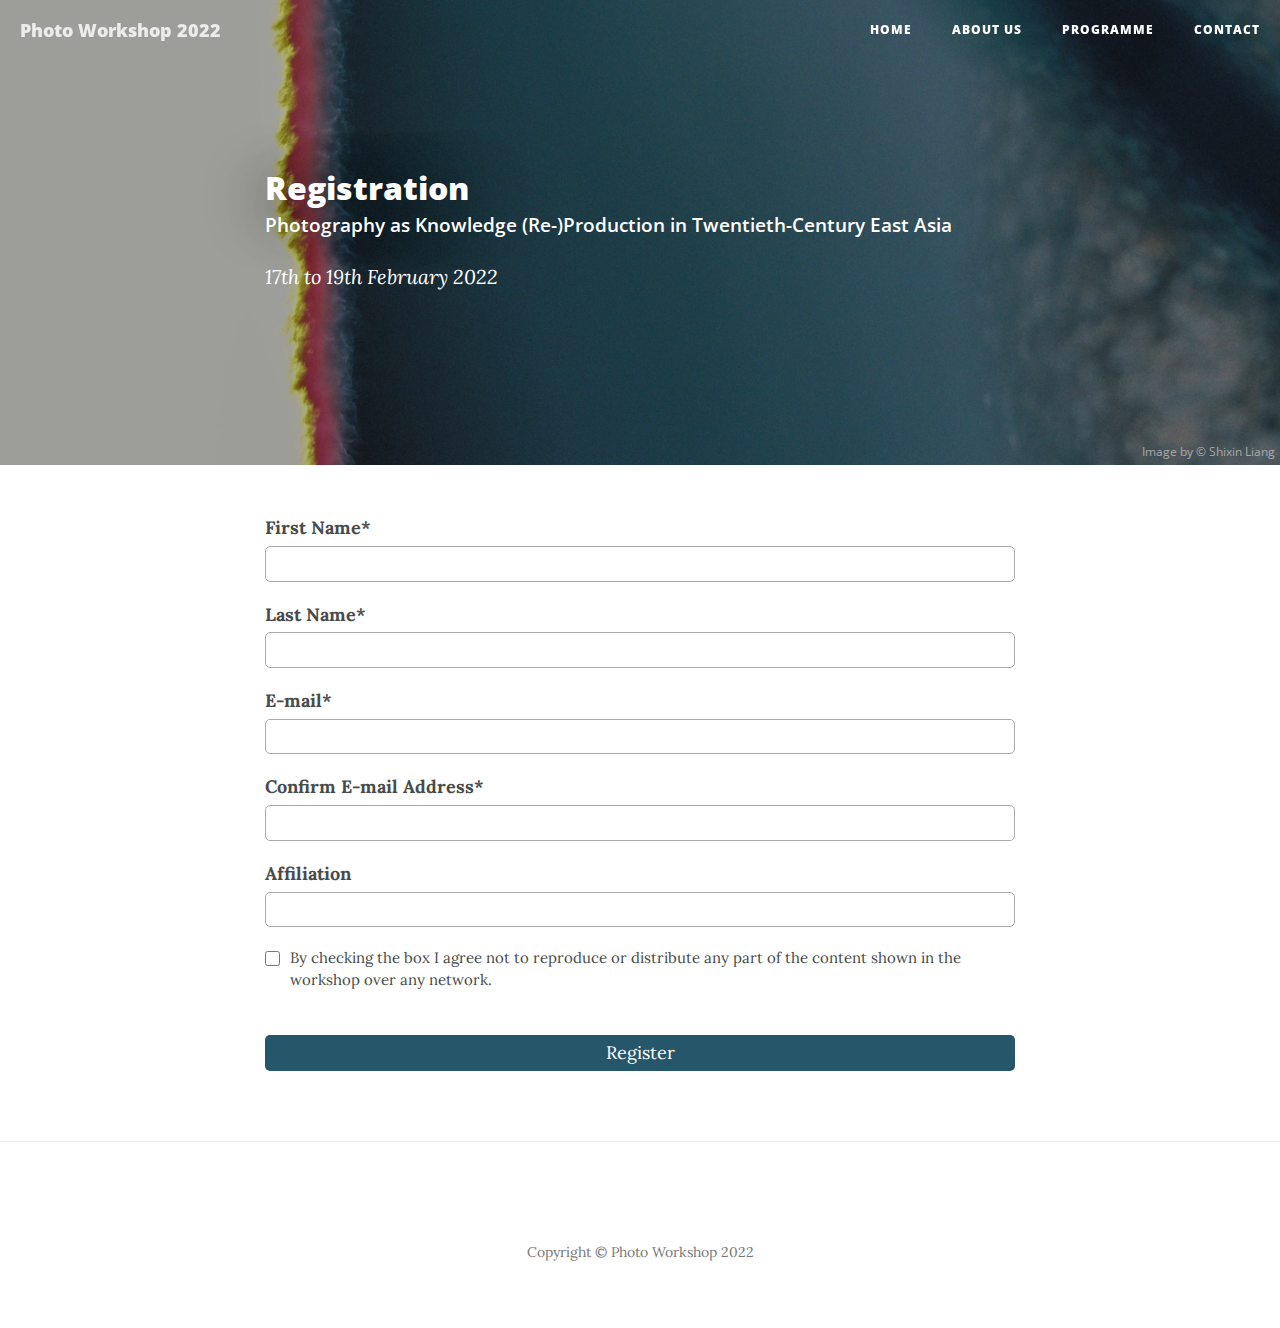
<file: registration.html>
<!DOCTYPE html>
<html lang="en">

<head>

    <meta charset="utf-8">
    <meta http-equiv="X-UA-Compatible" content="IE=edge">
    <meta name="viewport" content="width=device-width, initial-scale=1">
    <meta name="description" content="">
    <meta name="author" content="">
    <link rel="icon" type="image/png" sizes="32x32" href="favicon-32x32.png">
    <link rel="icon" type="image/png" sizes="16x16" href="favicon-16x16.png">


    <meta name="og:title" content="Photo Workshop 2022"/>
    <meta name="og:description" content="A workshop on the history of photography at Ruprecht Karl University of Heidelberg"/>
    <meta name="og:image" content="https://photoworkshop2022.com/img/og.png"/>

    <meta name="twitter:card" content="summary_large_image"/>
    <meta name="twitter:image" content="https://photoworkshop2022.com/img/og.png"/>


    <title>Photo Workshop 2022</title>

    <!-- Bootstrap Core CSS -->
    <link href="css/bootstrap.min.css" rel="stylesheet">

    <!-- Custom CSS -->
    <link href="css/clean-blog.css" rel="stylesheet">

    <!-- Custom Fonts -->
    <link href="https://maxcdn.bootstrapcdn.com/font-awesome/4.1.0/css/font-awesome.css" rel="stylesheet"
        type="text/css">
    <link href='https://fonts.googleapis.com/css?family=Lora:400,700,400italic,700italic' rel='stylesheet'
        type='text/css'>
    <link
        href='https://fonts.googleapis.com/css?family=Open+Sans:300italic,400italic,600italic,700italic,800italic,400,300,600,700,800'
        rel='stylesheet' type='text/css'>

    <!-- HTML5 Shim and Respond.js IE8 support of HTML5 elements and media queries -->
    <!-- WARNING: Respond.js doesn't work if you view the page via file:// -->
    <!--[if lt IE 9]>
        <script src="https://oss.maxcdn.com/libs/html5shiv/3.7.0/html5shiv.js"></script>
        <script src="https://oss.maxcdn.com/libs/respond.js/1.4.2/respond.min.js"></script>
    <![endif]-->

</head>

<body>

    <!-- Navigation -->
    <nav class="navbar navbar-default navbar-custom navbar-fixed-top">
        <div class="container-fluid">
            <!-- Brand and toggle get grouped for better mobile display -->
            <div class="navbar-header page-scroll">
                <button type="button" class="navbar-toggle" data-toggle="collapse"
                    data-target="#bs-example-navbar-collapse-1">
                    <span class="sr-only">Toggle navigation</span>
                    <span class="icon-bar"></span>
                    <span class="icon-bar"></span>
                    <span class="icon-bar"></span>
                </button>
                <a class="navbar-brand" href="/">Photo Workshop 2022</a>
            </div>

            <!-- Collect the nav links, forms, and other content for toggling -->
            <div class="collapse navbar-collapse" id="bs-example-navbar-collapse-1">
                <ul class="nav navbar-nav navbar-right">
                    <li>
                        <a href="/">Home</a>
                    </li>
                    <li>
                        <a href="about">About Us</a>
                    </li>
                    <li>
                        <a href="programme">Programme</a>
                    </li>
                    <li>
                        <a href="mailto:photo.workshop2022@gmail.com">Contact</a>
                    </li>
                </ul>
            </div>
            <!-- /.navbar-collapse -->
        </div>
        <!-- /.container -->
    </nav>

    <!-- Page Header -->
    <!-- Set your background image for this header on the line below. -->
    <header class="intro-header" style="background-image: url('img/post-bg.jpg')">
        <div class="container">
            <div class="row">
                <div class="col-lg-8 col-lg-offset-2 col-md-10 col-md-offset-1">
                    <div class="post-heading">
                        <h1>Registration</h1>
                        <h2 class="subheading">Photography as Knowledge (Re-)Production in Twentieth-Century East Asia
                        </h2>
                        <span class="meta">17th to 19th February 2022</span>
                    </div>
                </div>
            </div>
        </div>
        <div class="copyright">Image by &copy; Shixin Liang</div>
    </header>

    <!-- Post Content -->
    <article>
        <div class="container">
            <div class="row">
                <div class="col-lg-8 col-lg-offset-2 col-md-10 col-md-offset-1">
                    <!-- <h1 class="section-heading">Programme</h1> -->
                    <script>
                        async function send (form, event) {
                            event.preventDefault();

                            const data = {
                                firstname: form.elements.firstname.value.trim(), 
                                lastname: form.elements.lastname.value.trim(),
                                email: form.elements.email.value.trim().toLowerCase(),
                                confirmemail: form.elements.confirmemail.value.trim().toLowerCase(),
                                organization: form.elements.organization.value.trim()
                            };
                            if (data.firstname.length == 0 || data.lastname.length == 0) {
                                alert('Please enter your name!')
                                return false;
                            }
                            if (data.email != data.confirmemail) {
                                alert('Please enter the same email address!')
                                return false;
                            }

                            const dataToSend = {
                                fields: {
                                    firstname: data.firstname,
                                    lastname: data.lastname,
                                    email: data.email,
                                    organization: data.organization,
                                    date: (new Date).toString()
                                }
                            }

                            const registerButton = form.elements.register
                            registerButton.disabled = true
                            registerButton.value = 'Submitting...'

                            try {
                                await fetch('https://photo-workshop-api.vercel.app/api/signup', {
                                    method: 'POST',
                                    headers: {
                                        'Content-Type': 'application/json'
                                    },
                                    body: JSON.stringify(dataToSend)
                                })
                            } catch (err) {
                                form.elements.register.disabled = false
                                registerButton.value = 'Register'
                                alert('Failed to register because an error occurred, please try again!')
                                return
                            }

                            registerButton.value = '🎉 Thank you for your registration! Please note the link to our meeting space will be sent to you via email closer to the workshop date.'
                            registerButton.className = 'success'

                            return false
                        }
                    </script>
                    <form method="post" class="registration" onsubmit="send(this, event)">
                        <div>
                            <label for="firstname">First Name*</label>
                            <input type="text" name="firstname" id="firstname" required>
                        </div>
                        <div>
                            <label for="lastname">Last Name* </label>
                            <input type="text" name="lastname" id="lastname" required>
                        </div>
                        <div>
                            <label for="email">E-mail* </label>
                            <input type="email" name="email" id="email" required>
                        </div>
                        <div>
                            <label for="confirmemail">Confirm E-mail Address*</label>
                            <input type="email" name="confirmemail" id="confirmemail" required>   
                        </div>
                        <div>
                            <label for="organization">Affiliation</label>
                            <input type="text" name="organization" id="organization">
                        </div>
                        <!--
                        <div class="form-example">
                            <p>Information you provide when registering will be shared with the Photo Workshop 2022 and host and can be used and shared by them in accordance with their Terms and Privacy Policy.
                            </p>
                        </div>

                        <div class="form-example">
                           <div class="register">
                                <input type="submit" value="Register">
                           </div>
                        </div>
                        -->
                        <div class="form-check">
                            <input type="checkbox" class="form-check-input" id="confirm" name="confirm" required />
                            <label for="confirm" class="form-check-label">By checking the box I agree not to reproduce or distribute any part of the content shown in the workshop over any network.</label>
                        </div>
                        <div class="register">
                            <input type="submit" name="register" value="Register">
                        </div>
                    </form>
                </div>   
            </div>    
        </div>
        </div>
    </article>

    <hr>

    <!-- Footer -->
    <footer>
        <p class="copyright text-muted">Copyright &copy; Photo Workshop 2022</p>
    </footer>

    <!-- jQuery -->
    <script src="js/jquery.js"></script>

    <!-- Bootstrap Core JavaScript -->
    <script src="js/bootstrap.min.js"></script>

    <!-- Custom Theme JavaScript -->
    <script src="js/clean-blog.min.js"></script>

</body>

</html>
</file>
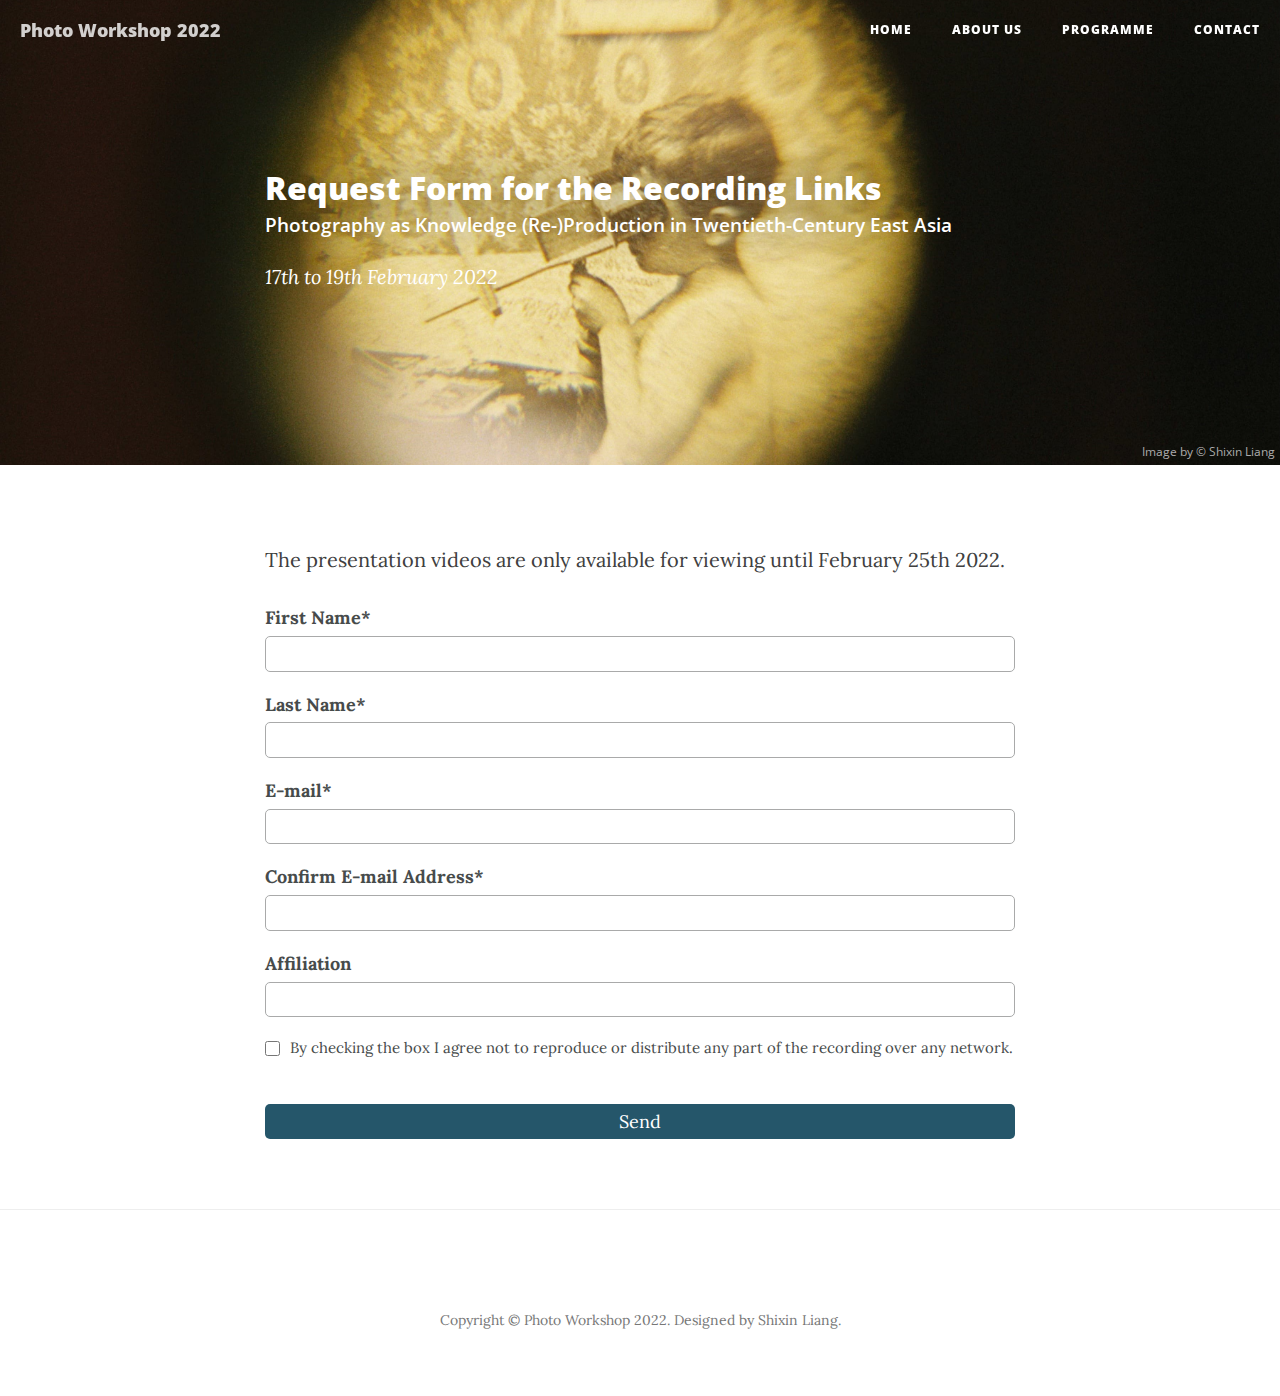
<file: request.html>
<!DOCTYPE html>
<html lang="en">

<head>

    <meta charset="utf-8">
    <meta http-equiv="X-UA-Compatible" content="IE=edge">
    <meta name="viewport" content="width=device-width, initial-scale=1">
    <meta name="description" content="">
    <meta name="author" content="">
    <link rel="icon" type="image/png" sizes="32x32" href="favicon-32x32.png">
    <link rel="icon" type="image/png" sizes="16x16" href="favicon-16x16.png">


    <meta name="og:title" content="Photo Workshop 2022"/>
    <meta name="og:description" content="A workshop on the history of photography at Ruprecht Karl University of Heidelberg"/>
    <meta name="og:image" content="https://photoworkshop2022.com/img/og.png"/>

    <meta name="twitter:card" content="summary_large_image"/>
    <meta name="twitter:image" content="https://photoworkshop2022.com/img/og.png"/>


    <title>Photo Workshop 2022</title>

    <!-- Bootstrap Core CSS -->
    <link href="css/bootstrap.min.css" rel="stylesheet">

    <!-- Custom CSS -->
    <link href="css/clean-blog.css" rel="stylesheet">

    <!-- Custom Fonts -->
    <link href="https://maxcdn.bootstrapcdn.com/font-awesome/4.1.0/css/font-awesome.css" rel="stylesheet"
        type="text/css">
    <link href='https://fonts.googleapis.com/css?family=Lora:400,700,400italic,700italic' rel='stylesheet'
        type='text/css'>
    <link
        href='https://fonts.googleapis.com/css?family=Open+Sans:300italic,400italic,600italic,700italic,800italic,400,300,600,700,800'
        rel='stylesheet' type='text/css'>

    <!-- HTML5 Shim and Respond.js IE8 support of HTML5 elements and media queries -->
    <!-- WARNING: Respond.js doesn't work if you view the page via file:// -->
    <!--[if lt IE 9]>
        <script src="https://oss.maxcdn.com/libs/html5shiv/3.7.0/html5shiv.js"></script>
        <script src="https://oss.maxcdn.com/libs/respond.js/1.4.2/respond.min.js"></script>
    <![endif]-->

</head>

<body>

    <!-- Navigation -->
    <nav class="navbar navbar-default navbar-custom navbar-fixed-top">
        <div class="container-fluid">
            <!-- Brand and toggle get grouped for better mobile display -->
            <div class="navbar-header page-scroll">
                <button type="button" class="navbar-toggle" data-toggle="collapse"
                    data-target="#bs-example-navbar-collapse-1">
                    <span class="sr-only">Toggle navigation</span>
                    <span class="icon-bar"></span>
                    <span class="icon-bar"></span>
                    <span class="icon-bar"></span>
                </button>
                <a class="navbar-brand" href="/">Photo Workshop 2022</a>
            </div>

            <!-- Collect the nav links, forms, and other content for toggling -->
            <div class="collapse navbar-collapse" id="bs-example-navbar-collapse-1">
                <ul class="nav navbar-nav navbar-right">
                    <li>
                        <a href="/">Home</a>
                    </li>
                    <li>
                        <a href="about">About Us</a>
                    </li>
                    <li>
                        <a href="programme">Programme</a>
                    </li>
                    <li>
                        <a href="mailto:photo.workshop2022@gmail.com">Contact</a>
                    </li>
                </ul>
            </div>
            <!-- /.navbar-collapse -->
        </div>
        <!-- /.container -->
    </nav>

    <!-- Page Header -->
    <!-- Set your background image for this header on the line below. -->
    <header class="intro-header" style="background-image: url('img/about-bg.jpg')">
        <div class="container">
            <div class="row">
                <div class="col-lg-8 col-lg-offset-2 col-md-10 col-md-offset-1">
                    
                    <div class="post-heading">
                        <h1>Request Form for the Recording Links</h1>
                        <h2 class="subheading">Photography as Knowledge (Re-)Production in Twentieth-Century East Asia
                        </h2>
                        <span class="meta">17th to 19th February 2022</span>
                    </div>
                </div>
            </div>
        </div>
        <div class="copyright">Image by &copy; Shixin Liang</div>
    </header>

    <!-- Post Content -->
    <article>
        <div class="container">
            <div class="row">
                <div class="col-lg-8 col-lg-offset-2 col-md-10 col-md-offset-1">
                    <div>
                        <p>The presentation videos are only available for viewing until February 25th 2022. </p>
                    </div>
                    <!-- <h1 class="section-heading">Programme</h1> -->
                    <script>
                        async function send (form, event) {
                            event.preventDefault();

                            const data = {
                                firstname: form.elements.firstname.value.trim(), 
                                lastname: form.elements.lastname.value.trim(),
                                email: form.elements.email.value.trim().toLowerCase(),
                                confirmemail: form.elements.confirmemail.value.trim().toLowerCase(),
                                organization: form.elements.organization.value.trim()
                            };
                            if (data.firstname.length == 0 || data.lastname.length == 0) {
                                alert('Please enter your name!')
                                return false;
                            }
                            if (data.email != data.confirmemail) {
                                alert('Please enter the same email address!')
                                return false;
                            }

                            const dataToSend = {
                                fields: {
                                    firstname: data.firstname,
                                    lastname: data.lastname,
                                    email: data.email,
                                    organization: data.organization,
                                    date: (new Date).toString()
                                }
                            }

                            const registerButton = form.elements.register
                            registerButton.disabled = true
                            registerButton.value = 'Submitting...'

                            try {
                                await fetch('https://photo-workshop-api.vercel.app/api/signup', {
                                    method: 'POST',
                                    headers: {
                                        'Content-Type': 'application/json'
                                    },
                                    body: JSON.stringify(dataToSend)
                                })
                            } catch (err) {
                                form.elements.register.disabled = false
                                registerButton.value = 'Register'
                                alert('Failed to register because an error occurred, please try again!')
                                return
                            }

                            registerButton.value = '🎉 Thank you for your request! Please note the link to the recording will be sent to you via email.'
                            registerButton.className = 'success'

                            return false
                        }
                    </script>
                    <form method="post" class="registration" onsubmit="send(this, event)">
                        <div>
                            <label for="firstname">First Name*</label>
                            <input type="text" name="firstname" id="firstname" required>
                        </div>
                        <div>
                            <label for="lastname">Last Name* </label>
                            <input type="text" name="lastname" id="lastname" required>
                        </div>
                        <div>
                            <label for="email">E-mail* </label>
                            <input type="email" name="email" id="email" required>
                        </div>
                        <div>
                            <label for="confirmemail">Confirm E-mail Address*</label>
                            <input type="email" name="confirmemail" id="confirmemail" required>   
                        </div>
                        <div>
                            <label for="organization">Affiliation</label>
                            <input type="text" name="organization" id="organization">
                        </div>
                        <!--
                        <div class="form-example">
                            <p>Information you provide when registering will be shared with the Photo Workshop 2022 and host and can be used and shared by them in accordance with their Terms and Privacy Policy.
                            </p>
                        </div>

                        <div class="form-example">
                           <div class="register">
                                <input type="submit" value="Register">
                           </div>
                        </div>
                        -->
                        <div class="form-check">
                            <input type="checkbox" class="form-check-input" id="confirm" name="confirm" required />
                            <label for="confirm" class="form-check-label">By checking the box I agree not to reproduce or distribute any part of the recording over any network.</label>
                        </div>
                        <div class="register">
                            <input type="submit" name="register" value="Send">
                        </div>
                    </form>
                </div>   
            </div>    
        </div>
        </div>
    </article>

    <hr>

    <!-- Footer -->
    <footer>
        <p class="copyright text-muted">Copyright &copy; Photo Workshop 2022. Designed by Shixin Liang.</p>
    </footer>

    <!-- jQuery -->
    <script src="js/jquery.js"></script>

    <!-- Bootstrap Core JavaScript -->
    <script src="js/bootstrap.min.js"></script>

    <!-- Custom Theme JavaScript -->
    <script src="js/clean-blog.min.js"></script>

</body>

</html>
</file>
<file: css/clean-blog.css>
/*!
 * Clean Blog v1.0.0 (http://startbootstrap.com)
 * Copyright 2014 Start Bootstrap
 * Licensed under Apache 2.0 (https://github.com/IronSummitMedia/startbootstrap/blob/gh-pages/LICENSE)
 */

body {
  font-family: 'Lora', 'Times New Roman', serif;
  font-size: 20px;
  color: #404040;
}
p {
  line-height: 1.5;
  margin: 30px 0;
}
p a {
  text-decoration: underline;
}
h1,
h2,
h3,
h4,
h5,
h6 {
  font-family: 'Open Sans', 'Helvetica Neue', Helvetica, Arial, sans-serif;
  font-weight: 800;
}
a {
  color: #404040;
}
a:hover,
a:focus {
  color: #0085a1;
}
a img:hover,
a img:focus {
  cursor: zoom-in;
}
blockquote {
  color: #808080;
  font-style: italic;
}
hr.small {
  max-width: 100px;
  margin: 15px auto;
  border-width: 4px;
  border-color: white;
}
.navbar-custom {
  position: absolute;
  top: 0;
  left: 0;
  width: 100%;
  z-index: 3;
  font-family: 'Open Sans', 'Helvetica Neue', Helvetica, Arial, sans-serif;
}
.navbar-custom .navbar-brand {
  font-weight: 800;
}
.navbar-custom .nav li a {
  text-transform: uppercase;
  font-size: 12px;
  font-weight: 800;
  letter-spacing: 1px;
}
@media only screen and (min-width: 768px) {
  .navbar-custom {
    background: transparent;
    border-bottom: 1px solid transparent;
  }
  .navbar-custom .navbar-brand {
    color: white;
    padding: 20px;
  }
  .navbar-custom .navbar-brand:hover,
  .navbar-custom .navbar-brand:focus {
    color: rgba(255, 255, 255, 0.8);
  }
  .navbar-custom .nav li a {
    color: white;
    padding: 20px;
  }
  .navbar-custom .nav li a:hover,
  .navbar-custom .nav li a:focus {
    color: rgba(255, 255, 255, 0.8);
  }
}
@media only screen and (min-width: 1170px) {
  .navbar-custom {
    -webkit-transition: background-color 0.3s;
    -moz-transition: background-color 0.3s;
    transition: background-color 0.3s;
    /* Force Hardware Acceleration in WebKit */
    -webkit-transform: translate3d(0, 0, 0);
    -moz-transform: translate3d(0, 0, 0);
    -ms-transform: translate3d(0, 0, 0);
    -o-transform: translate3d(0, 0, 0);
    transform: translate3d(0, 0, 0);
    -webkit-backface-visibility: hidden;
    backface-visibility: hidden;
  }
  .navbar-custom.is-fixed {
    /* when the user scrolls down, we hide the header right above the viewport */
    position: fixed;
    top: -61px;
    background-color: rgba(255, 255, 255, 0.9);
    border-bottom: 1px solid #f2f2f2;
    -webkit-transition: -webkit-transform 0.3s;
    -moz-transition: -moz-transform 0.3s;
    transition: transform 0.3s;
  }
  .navbar-custom.is-fixed .navbar-brand {
    color: #404040;
  }
  .navbar-custom.is-fixed .navbar-brand:hover,
  .navbar-custom.is-fixed .navbar-brand:focus {
    color: #0085a1;
  }
  .navbar-custom.is-fixed .nav li a {
    color: #404040;
  }
  .navbar-custom.is-fixed .nav li a:hover,
  .navbar-custom.is-fixed .nav li a:focus {
    color: #0085a1;
  }
  .navbar-custom.is-visible {
    /* if the user changes the scrolling direction, we show the header */
    -webkit-transform: translate3d(0, 100%, 0);
    -moz-transform: translate3d(0, 100%, 0);
    -ms-transform: translate3d(0, 100%, 0);
    -o-transform: translate3d(0, 100%, 0);
    transform: translate3d(0, 100%, 0);
  }
}
.intro-header {
  background-color: #808080;
  background: no-repeat 30% center;
  background-attachment: scroll;
  -webkit-background-size: cover;
  -moz-background-size: cover;
  background-size: cover;
  -o-background-size: cover;
  margin-bottom: 50px;
}
.intro-header .site-heading,
.intro-header .post-heading,
.intro-header .page-heading {
  padding: 100px 0 50px;
  color: white;
}
@media only screen and (min-width: 768px) {
  .intro-header .site-heading,
  .intro-header .post-heading,
  .intro-header .page-heading {
    padding: 150px 0;
  }
}
.intro-header .site-heading,
.intro-header .page-heading {
  text-align: center;
}
.intro-header .site-heading h1,
.intro-header .page-heading h1 {
  margin-top: 0;
  font-size: 35px;
  text-shadow: 0px 9px 60px #000000;
}
.intro-header .site-heading .subheading,
.intro-header .page-heading .subheading {
  font-size: 24px;
  line-height: 1.3;
  display: block;
  font-family: 'Open Sans', 'Helvetica Neue', Helvetica, Arial, sans-serif;
  font-weight: 300;
  margin: 10px 0 0;
  text-shadow: 0px 9px 20px #000000;
}
@media only screen and (min-width: 768px) {
  .intro-header .site-heading h1,
  .intro-header .page-heading h1 {
    font-size: 70px;
  }
}
.intro-header .post-heading h1 {
  font-size: 35px;
  text-shadow: 0px 9px 60px #000000;
}
.intro-header .post-heading .subheading,
.intro-header .post-heading .meta {
  line-height: 1.1;
  display: block;
}
.intro-header .post-heading .subheading {
  font-family: 'Open Sans', 'Helvetica Neue', Helvetica, Arial, sans-serif;
  font-size: 24px;
  margin: 10px 0 30px;
  font-weight: 600;
}
.intro-header .post-heading .meta {
  font-family: 'Lora', 'Times New Roman', serif;
  font-style: italic;
  font-weight: 300;
  font-size: 20px;
}
.intro-header .post-heading .meta a {
  color: white;
}
@media only screen and (min-width: 768px) {
  .intro-header .post-heading h1 {
    font-size: 32px;
  }
  .intro-header .post-heading .subheading {
    font-size: 19px;
  }
}
.post-preview > a {
  color: #404040;
}
.post-preview > a:hover,
.post-preview > a:focus {
  text-decoration: none;
  color: #0085a1;
}
.post-preview > a > .post-title {
  font-size: 30px;
  margin-top: 30px;
  margin-bottom: 10px;
}
.post-preview > a > .post-subtitle {
  margin: 0;
  font-weight: 300;
  margin-bottom: 10px;
}
.post-preview > .post-meta {
  color: #808080;
  font-size: 18px;
  font-style: italic;
  margin-top: 0;
}
.post-preview > .post-meta > a {
  text-decoration: none;
  color: #404040;
}
.post-preview > .post-meta > a:hover,
.post-preview > .post-meta > a:focus {
  color: #0085a1;
  text-decoration: underline;
}
@media only screen and (min-width: 768px) {
  .post-preview > a > .post-title {
    font-size: 36px;
  }
}
.section-heading {
  font-size: 36px;
  margin-top: 60px;
  font-weight: 700;
}
.caption {
  text-align: center;
  font-size: 14px;
  padding: 10px;
  font-style: italic;
  margin: 0;
  display: block;
  border-bottom-right-radius: 5px;
  border-bottom-left-radius: 5px;
}
footer {
  padding: 50px 0 65px;
}
footer .list-inline {
  margin: 0;
  padding: 0;
}
footer .copyright {
  font-size: 14px;
  text-align: center;
  margin-bottom: 0;
}
header .copyright {
  font-family: 'Open Sans', 'Helvetica Neue', Helvetica, Arial, sans-serif;
  text-align: right;
  color: #aaa;
  font-size: 12px;
  padding: 5px;
}
.floating-label-form-group {
  font-size: 14px;
  position: relative;
  margin-bottom: 0;
  padding-bottom: 0.5em;
  border-bottom: 1px solid #eeeeee;
}
.floating-label-form-group input,
.floating-label-form-group textarea {
  z-index: 1;
  position: relative;
  padding-right: 0;
  padding-left: 0;
  border: none;
  border-radius: 0;
  font-size: 1.5em;
  background: none;
  box-shadow: none !important;
  resize: none;
}
.floating-label-form-group label {
  display: block;
  z-index: 0;
  position: relative;
  top: 2em;
  margin: 0;
  font-size: 0.85em;
  line-height: 1.764705882em;
  vertical-align: middle;
  vertical-align: baseline;
  opacity: 0;
  -webkit-transition: top 0.3s ease,opacity 0.3s ease;
  -moz-transition: top 0.3s ease,opacity 0.3s ease;
  -ms-transition: top 0.3s ease,opacity 0.3s ease;
  transition: top 0.3s ease,opacity 0.3s ease;
}
.floating-label-form-group::not(:first-child) {
  padding-left: 14px;
  border-left: 1px solid #eeeeee;
}
.floating-label-form-group-with-value label {
  top: 0;
  opacity: 1;
}
.floating-label-form-group-with-focus label {
  color: #0085a1;
}
form .row:first-child .floating-label-form-group {
  border-top: 1px solid #eeeeee;
}
.btn {
  font-family: 'Open Sans', 'Helvetica Neue', Helvetica, Arial, sans-serif;
  text-transform: uppercase;
  font-size: 14px;
  font-weight: 800;
  letter-spacing: 1px;
  border-radius: 0;
  padding: 15px 25px;
}
.btn-lg {
  font-size: 16px;
  padding: 25px 35px;
}
.btn-default:hover,
.btn-default:focus {
  background-color: #0085a1;
  border: 1px solid #0085a1;
  color: white;
}
.pager {
  margin: 20px 0 0;
}
.pager li > a,
.pager li > span {
  font-family: 'Open Sans', 'Helvetica Neue', Helvetica, Arial, sans-serif;
  text-transform: uppercase;
  font-size: 14px;
  font-weight: 800;
  letter-spacing: 1px;
  padding: 15px 25px;
  background-color: white;
  border-radius: 0;
}
.pager li > a:hover,
.pager li > a:focus {
  color: white;
  background-color: #0085a1;
  border: 1px solid #0085a1;
}
.pager .disabled > a,
.pager .disabled > a:hover,
.pager .disabled > a:focus,
.pager .disabled > span {
  color: #808080;
  background-color: #404040;
  cursor: not-allowed;
}
::-moz-selection {
  color: white;
  text-shadow: none;
  background: #0085a1;
}
::selection {
  color: white;
  text-shadow: none;
  background: #0085a1;
}
img::selection {
  color: white;
  background: transparent;
}
img::-moz-selection {
  color: white;
  background: transparent;
}
body {
  webkit-tap-highlight-color: #0085a1;
}

/* Customized styles */
#programme {
  --color: #25566a;
}
.table-row {
  display: flex;
  gap: 15px;
}
.table-column:first-child {
  flex: 0 0 100px;
}
.table-column:first-child span {
  background: var(--color);
  color: white;
  padding: 5px 10px;
  border-radius: 5px;
  font-variant-numeric: tabular-nums;
  letter-spacing: -2px;
}
.table-title {
  color: #404040;
  position: sticky;
  top: 0;
  background: rgba(255, 255, 255, 0.9);
  border-bottom: 1px solid #f2f2f2;
  font-size: smaller;
  margin-left: -15px;
  margin-right: -15px;
  margin-bottom: 20px;
  align-items: center;
  padding: 12px 15px;
  backdrop-filter: blur(10px);
  font-family: 'Open Sans', 'Helvetica Neue', Helvetica, Arial, sans-serif;
  font-weight: 700;
  z-index: 10;
  text-transform: uppercase;
}
.table-column p {
  font-size: 18px;
  color: rgb(82, 81, 81);
  margin-top: 15px;
  margin-bottom: 20px;
}
.table-column h3 {
  font-size: 22px;
  margin-top: 0;
  color: var(--color);
}
.table-column .t-est,
.table-column .t-cet,
.table-column .t-jst {
  display: none;
}
.cet .table-column .t-cet,
.est .table-column .t-est,
.jst .table-column .t-jst {
  display: initial;
}
.table-column select {
  position: relative;
  appearance: none;
  -webkit-appearance: none;
  background-color: white;
  border: 1px solid #ccc;
  border-radius: 5px;
  padding: 5px 10px;
  margin: 0;
  width: 80px;
  font-family: inherit;
  font-size: inherit;
  cursor: inherit;
  line-height: inherit;
}
.table-title .table-column:first-child::after {
  content: '';
  background-image: url([data-uri]);
  display: block;
  position: absolute;
  z-index: 100;
  width: 20px;
  height: 20px;
  top: calc(50% - 12px);
  left: 67px;
  pointer-events: none;
}

.room-info{
  text-transform: capitalize;
  font-size: 15px;
  color: #698292;
}

.note{
  font-size: 16px;
  color: #585858;
  padding: 12px 0px;
}
.coffee-break span{
  background: rgb(225 170 89)!important;
}

.coffee-break h3{
  color:rgb(225 170 89) !important;
}

.day-1{
background-color:#5f9ea0
}

.day-2{
background-color:#5f7da0
}

.day-3{
background-color:#605fa0
}

.day-1, .day-2, .day-3 {
  color: white;
  padding: 6px 12px;
  border-radius: 5px;
}

.table-column a{
  border: none;
  border-radius: 5px;
  padding: 5px 15px;
  color: white;
  background-color: #25566a;
}


/*!
 registration
 */

form.registration {
  display: flex;
  flex-direction: column;
  gap: 20px;
  font-size: 18px;
  color:#474b4b;
  margin-bottom: 50px;
}

form.registration > div {
  display: flex;
  flex-direction: column;
}

form.registration .form-check {
  flex-direction: row;
  gap: 10px;
  font-size: smaller;
}
.form-check label {
  font-weight: normal;
}

/*! add this to fix the problem by small chackbox display on cell phone */
.form-check-input {
  width: 1em;
  height: 1em;
  flex: 0 0 1em;
}

form.registration input[type=text], form.registration input[type=email] {
  border-radius: 5px;
  appearance: none;
  border-style: solid;
  border-width: thin;
  border-color: rgb(169, 170, 170);
  padding: 4px 6px;
}

.register {
  margin-top: 20px;
}
.register input
{
  border: none;
  padding: 5px 15px;
  color: white;
  background-color: #25566a;
  border-radius: 5px;
  white-space: normal;
}
.register input:disabled {
  cursor: progress;
  background-color: #9b9b9b;
}
.register input.success:disabled {
  cursor: default;
  background-color: white;
  color: #25566a;
  font-weight: 900;
}
</file>
